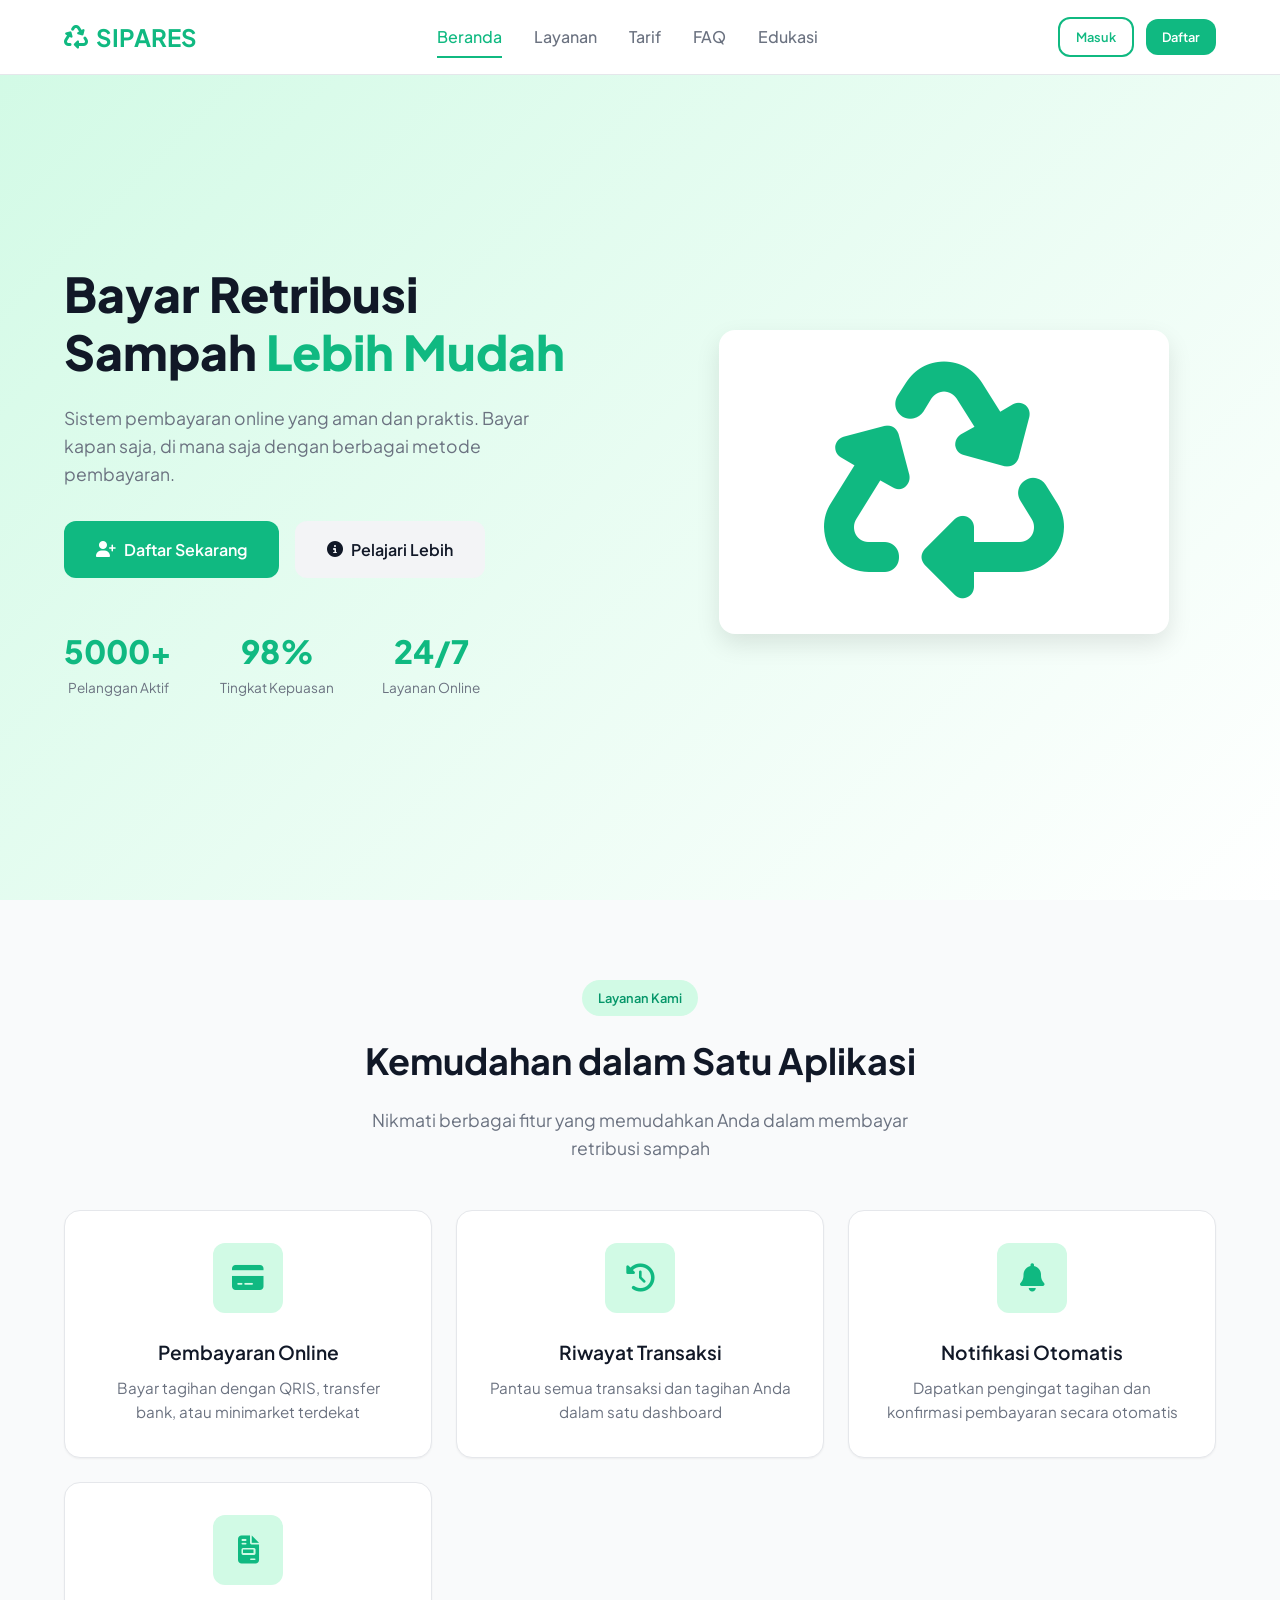
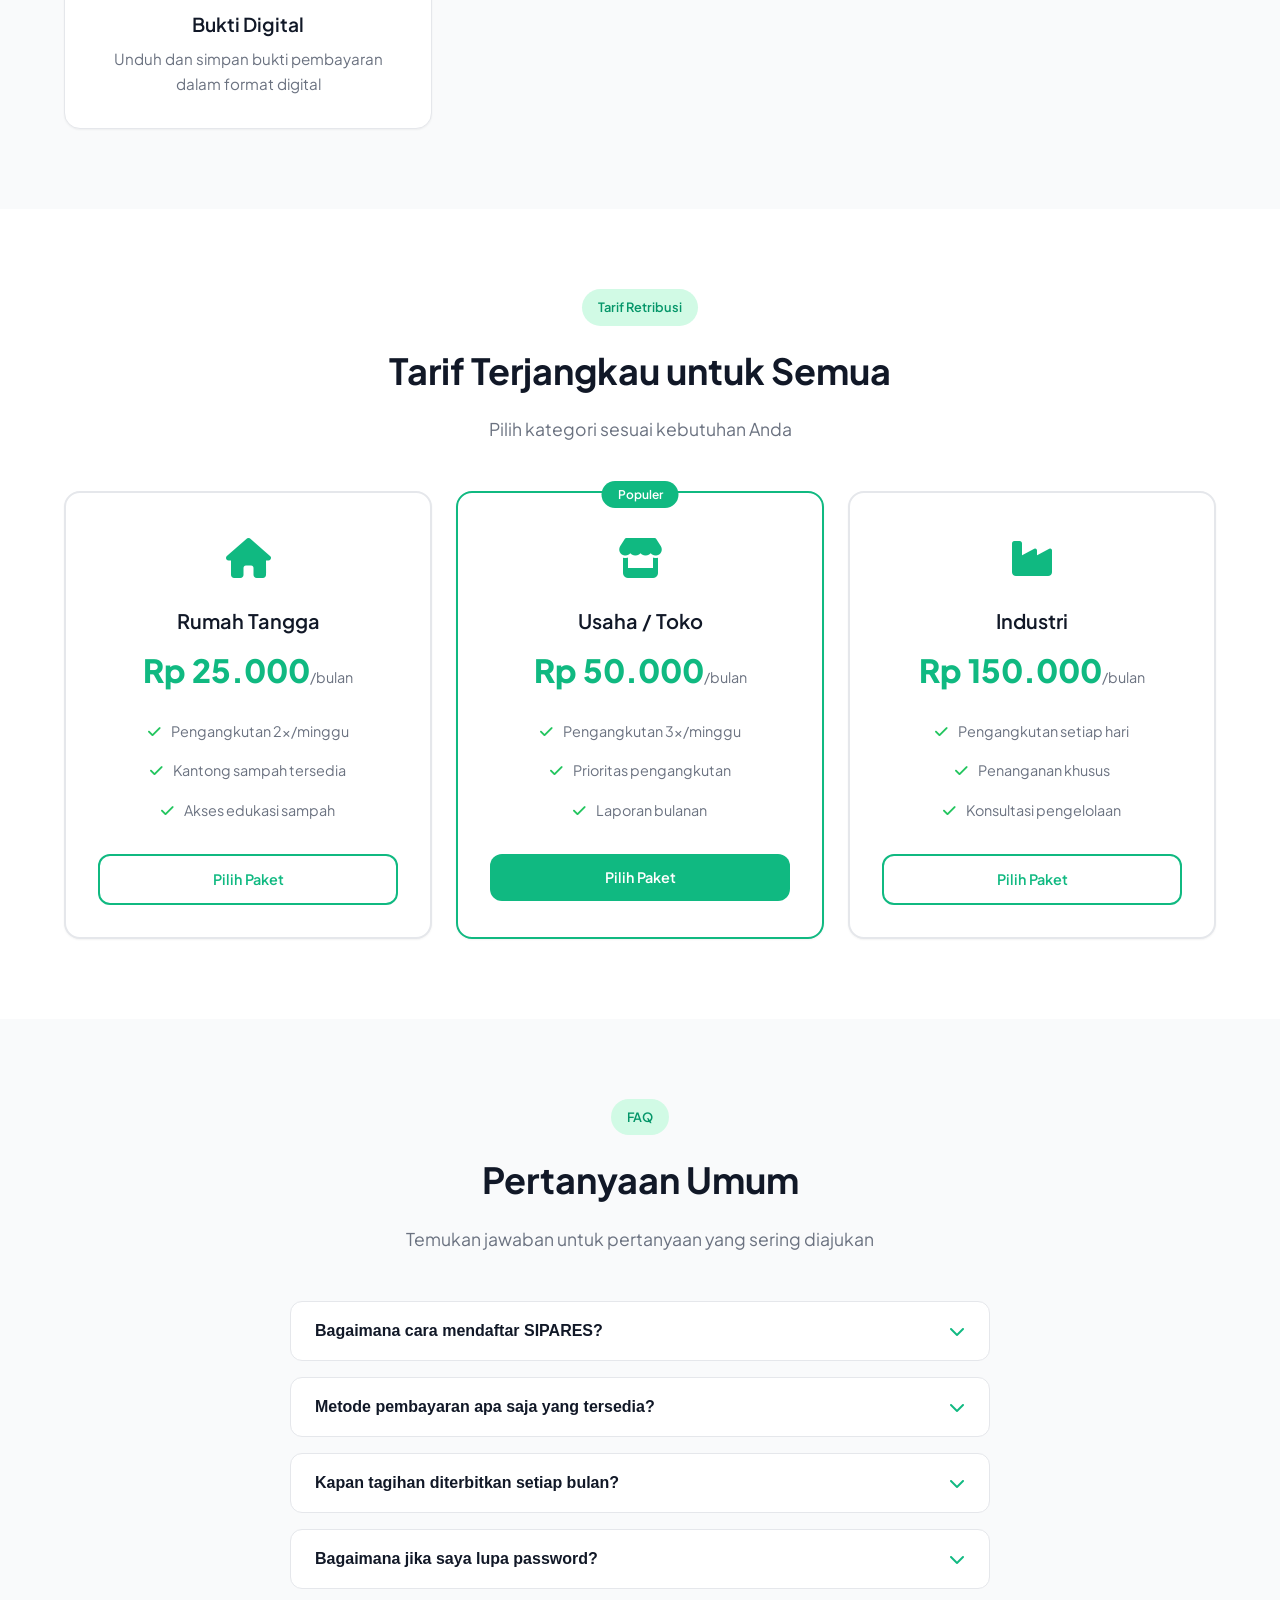
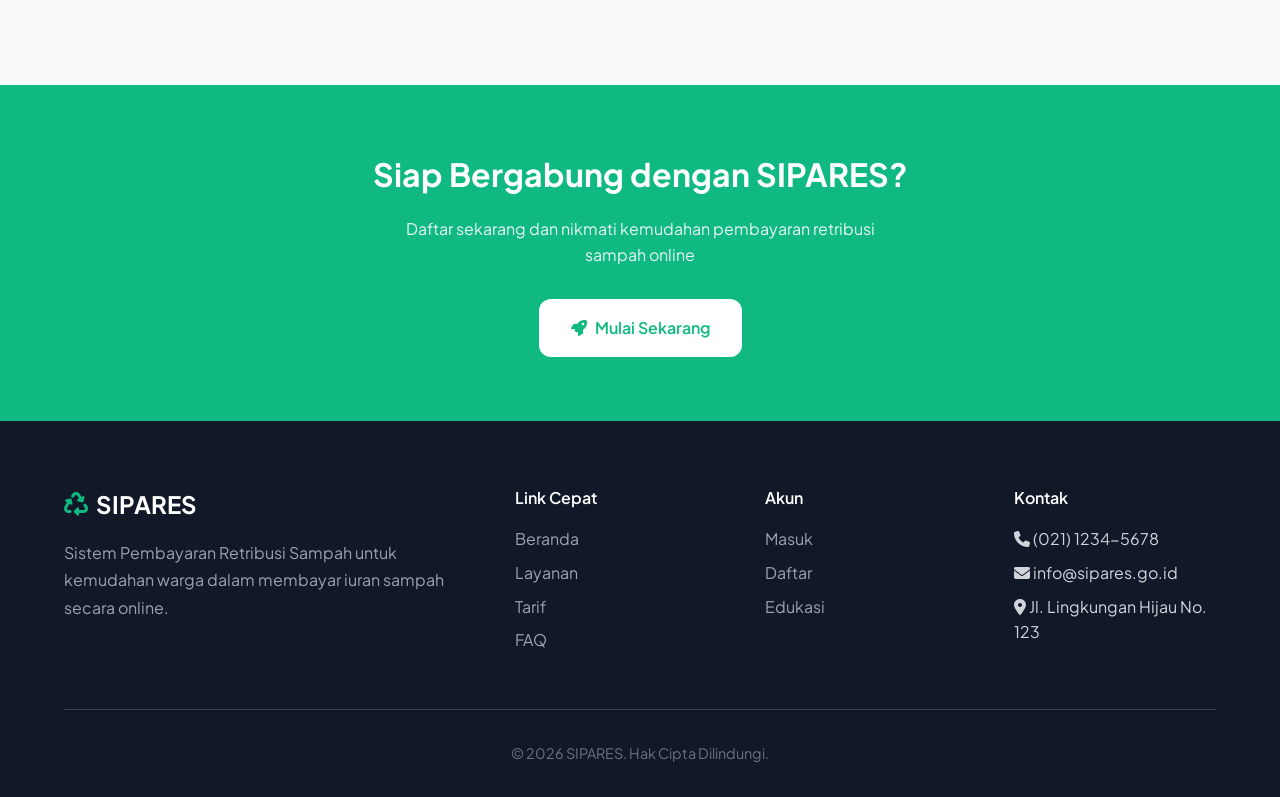
<file: index.html>
<!DOCTYPE html>
<html lang="id">

<head>
  <meta charset="UTF-8">
  <meta name="viewport" content="width=device-width, initial-scale=1.0">
  <title>SIPARES - Sistem Pembayaran Retribusi Sampah</title>
  <meta name="description" content="Bayar retribusi sampah dengan mudah, cepat, dan aman melalui SIPARES">

  <!-- Fonts -->
  <link rel="preconnect" href="https://fonts.googleapis.com">
  <link rel="preconnect" href="https://fonts.gstatic.com" crossorigin>
  <link href="https://fonts.googleapis.com/css2?family=Plus+Jakarta+Sans:wght@400;500;600;700;800&display=swap"
    rel="stylesheet">

  <!-- Icons -->
  <link rel="stylesheet" href="https://cdnjs.cloudflare.com/ajax/libs/font-awesome/6.4.0/css/all.min.css">

  <!-- Styles -->
  <link rel="stylesheet" href="css/styles.css">
</head>

<body>
  <!-- Navbar -->
  <nav class="navbar" id="navbar">
    <div class="container">
      <a href="#" class="navbar-brand">
        <i class="fas fa-recycle"></i>
        SIPARES
      </a>

      <ul class="nav-links">
        <li><a href="#home" class="active">Beranda</a></li>
        <li><a href="#layanan">Layanan</a></li>
        <li><a href="#tarif">Tarif</a></li>
        <li><a href="#faq">FAQ</a></li>
        <li><a href="edukasi.html">Edukasi</a></li>
      </ul>

      <div class="nav-actions">
        <a href="login.php" class="btn btn-outline btn-sm">Masuk</a>
        <a href="register.php" class="btn btn-primary btn-sm">Daftar</a>
      </div>

      <button class="mobile-menu-btn" id="mobileMenuBtn">
        <i class="fas fa-bars"></i>
      </button>
    </div>
  </nav>

  <!-- Hero Section -->
  <section class="hero" id="home">
    <div class="container">
      <div class="hero-content">
        <h1>Bayar Retribusi Sampah <span class="highlight">Lebih Mudah</span></h1>
        <p>Sistem pembayaran online yang aman dan praktis. Bayar kapan saja, di mana saja dengan berbagai metode
          pembayaran.</p>

        <div class="hero-buttons">
          <a href="register.php" class="btn btn-primary btn-lg">
            <i class="fas fa-user-plus"></i> Daftar Sekarang
          </a>
          <a href="#layanan" class="btn btn-secondary btn-lg">
            <i class="fas fa-info-circle"></i> Pelajari Lebih
          </a>
        </div>

        <div class="hero-stats">
          <div class="hero-stat">
            <div class="number">5000+</div>
            <div class="label">Pelanggan Aktif</div>
          </div>
          <div class="hero-stat">
            <div class="number">98%</div>
            <div class="label">Tingkat Kepuasan</div>
          </div>
          <div class="hero-stat">
            <div class="number">24/7</div>
            <div class="label">Layanan Online</div>
          </div>
        </div>
      </div>

      <div class="hero-visual">
        <div class="hero-image">
          <i class="fas fa-recycle"></i>
        </div>
      </div>
    </div>
  </section>

  <!-- Services Section -->
  <section class="section services" id="layanan">
    <div class="container">
      <div class="section-header">
        <span class="section-label">Layanan Kami</span>
        <h2 class="section-title">Kemudahan dalam Satu Aplikasi</h2>
        <p class="section-subtitle">Nikmati berbagai fitur yang memudahkan Anda dalam membayar retribusi sampah</p>
      </div>

      <div class="card-grid">
        <div class="card service-card">
          <div class="card-icon">
            <i class="fas fa-credit-card"></i>
          </div>
          <h3 class="card-title">Pembayaran Online</h3>
          <p class="card-text">Bayar tagihan dengan QRIS, transfer bank, atau minimarket terdekat</p>
        </div>

        <div class="card service-card">
          <div class="card-icon">
            <i class="fas fa-history"></i>
          </div>
          <h3 class="card-title">Riwayat Transaksi</h3>
          <p class="card-text">Pantau semua transaksi dan tagihan Anda dalam satu dashboard</p>
        </div>

        <div class="card service-card">
          <div class="card-icon">
            <i class="fas fa-bell"></i>
          </div>
          <h3 class="card-title">Notifikasi Otomatis</h3>
          <p class="card-text">Dapatkan pengingat tagihan dan konfirmasi pembayaran secara otomatis</p>
        </div>

        <div class="card service-card">
          <div class="card-icon">
            <i class="fas fa-file-invoice"></i>
          </div>
          <h3 class="card-title">Bukti Digital</h3>
          <p class="card-text">Unduh dan simpan bukti pembayaran dalam format digital</p>
        </div>
      </div>
    </div>
  </section>

  <!-- Tarif Section -->
  <section class="section policy" id="tarif">
    <div class="container">
      <div class="section-header">
        <span class="section-label">Tarif Retribusi</span>
        <h2 class="section-title">Tarif Terjangkau untuk Semua</h2>
        <p class="section-subtitle">Pilih kategori sesuai kebutuhan Anda</p>
      </div>

      <div class="card-grid">
        <div class="card tarif-card">
          <div class="icon"><i class="fas fa-home"></i></div>
          <h3 class="title">Rumah Tangga</h3>
          <div class="price">Rp 25.000<span>/bulan</span></div>
          <ul class="features">
            <li><i class="fas fa-check"></i> Pengangkutan 2x/minggu</li>
            <li><i class="fas fa-check"></i> Kantong sampah tersedia</li>
            <li><i class="fas fa-check"></i> Akses edukasi sampah</li>
          </ul>
          <a href="register.php" class="btn btn-outline btn-block">Pilih Paket</a>
        </div>

        <div class="card tarif-card featured">
          <div class="icon"><i class="fas fa-store"></i></div>
          <h3 class="title">Usaha / Toko</h3>
          <div class="price">Rp 50.000<span>/bulan</span></div>
          <ul class="features">
            <li><i class="fas fa-check"></i> Pengangkutan 3x/minggu</li>
            <li><i class="fas fa-check"></i> Prioritas pengangkutan</li>
            <li><i class="fas fa-check"></i> Laporan bulanan</li>
          </ul>
          <a href="register.php" class="btn btn-primary btn-block">Pilih Paket</a>
        </div>

        <div class="card tarif-card">
          <div class="icon"><i class="fas fa-industry"></i></div>
          <h3 class="title">Industri</h3>
          <div class="price">Rp 150.000<span>/bulan</span></div>
          <ul class="features">
            <li><i class="fas fa-check"></i> Pengangkutan setiap hari</li>
            <li><i class="fas fa-check"></i> Penanganan khusus</li>
            <li><i class="fas fa-check"></i> Konsultasi pengelolaan</li>
          </ul>
          <a href="register.php" class="btn btn-outline btn-block">Pilih Paket</a>
        </div>
      </div>
    </div>
  </section>

  <!-- FAQ Section -->
  <section class="section faq" id="faq">
    <div class="container">
      <div class="section-header">
        <span class="section-label">FAQ</span>
        <h2 class="section-title">Pertanyaan Umum</h2>
        <p class="section-subtitle">Temukan jawaban untuk pertanyaan yang sering diajukan</p>
      </div>

      <div class="faq-list">
        <div class="faq-item">
          <button class="faq-question">
            Bagaimana cara mendaftar SIPARES?
            <i class="fas fa-chevron-down"></i>
          </button>
          <div class="faq-answer">
            <p>Klik tombol "Daftar" di halaman utama, isi formulir pendaftaran dengan data yang valid, kemudian Anda
              akan menerima nomor pelanggan untuk login.</p>
          </div>
        </div>

        <div class="faq-item">
          <button class="faq-question">
            Metode pembayaran apa saja yang tersedia?
            <i class="fas fa-chevron-down"></i>
          </button>
          <div class="faq-answer">
            <p>Kami menyediakan pembayaran via QRIS (GoPay, OVO, DANA), transfer bank (BCA, BNI, Mandiri, BRI), dan
              minimarket (Indomaret, Alfamart).</p>
          </div>
        </div>

        <div class="faq-item">
          <button class="faq-question">
            Kapan tagihan diterbitkan setiap bulan?
            <i class="fas fa-chevron-down"></i>
          </button>
          <div class="faq-answer">
            <p>Tagihan diterbitkan setiap tanggal 1 dan jatuh tempo pada tanggal 20 setiap bulannya. Pembayaran setelah
              jatuh tempo akan dikenakan denda 2% per bulan.</p>
          </div>
        </div>

        <div class="faq-item">
          <button class="faq-question">
            Bagaimana jika saya lupa password?
            <i class="fas fa-chevron-down"></i>
          </button>
          <div class="faq-answer">
            <p>Klik "Lupa Password" di halaman login, masukkan email Anda, dan ikuti petunjuk yang dikirim ke email
              untuk reset password.</p>
          </div>
        </div>
      </div>
    </div>
  </section>

  <!-- CTA Section -->
  <section class="cta">
    <div class="container">
      <h2>Siap Bergabung dengan SIPARES?</h2>
      <p>Daftar sekarang dan nikmati kemudahan pembayaran retribusi sampah online</p>
      <a href="register.php" class="btn btn-lg">
        <i class="fas fa-rocket"></i> Mulai Sekarang
      </a>
    </div>
  </section>

  <!-- Footer -->
  <footer class="footer">
    <div class="container">
      <div class="footer-grid">
        <div>
          <div class="footer-brand">
            <i class="fas fa-recycle"></i>
            SIPARES
          </div>
          <p class="footer-desc">Sistem Pembayaran Retribusi Sampah untuk kemudahan warga dalam membayar iuran sampah
            secara online.</p>
        </div>

        <div>
          <h4 class="footer-title">Link Cepat</h4>
          <ul class="footer-links">
            <li><a href="#home">Beranda</a></li>
            <li><a href="#layanan">Layanan</a></li>
            <li><a href="#tarif">Tarif</a></li>
            <li><a href="#faq">FAQ</a></li>
          </ul>
        </div>

        <div>
          <h4 class="footer-title">Akun</h4>
          <ul class="footer-links">
            <li><a href="login.php">Masuk</a></li>
            <li><a href="register.php">Daftar</a></li>
            <li><a href="edukasi.html">Edukasi</a></li>
          </ul>
        </div>

        <div>
          <h4 class="footer-title">Kontak</h4>
          <ul class="footer-links">
            <li><i class="fas fa-phone"></i> (021) 1234-5678</li>
            <li><i class="fas fa-envelope"></i> info@sipares.go.id</li>
            <li><i class="fas fa-map-marker-alt"></i> Jl. Lingkungan Hijau No. 123</li>
          </ul>
        </div>
      </div>

      <div class="footer-bottom">
        <p>&copy; 2026 SIPARES. Hak Cipta Dilindungi.</p>
      </div>
    </div>
  </footer>

  <!-- Back to Top -->
  <button class="back-to-top" id="backToTop">
    <i class="fas fa-arrow-up"></i>
  </button>

  <!-- JavaScript -->
  <script>
    // Navbar scroll effect
    window.addEventListener('scroll', function () {
      const navbar = document.getElementById('navbar');
      if (window.scrollY > 50) {
        navbar.classList.add('scrolled');
      } else {
        navbar.classList.remove('scrolled');
      }
    });

    // Back to top
    const backToTop = document.getElementById('backToTop');
    window.addEventListener('scroll', function () {
      if (window.scrollY > 300) {
        backToTop.classList.add('show');
      } else {
        backToTop.classList.remove('show');
      }
    });

    backToTop.addEventListener('click', function () {
      window.scrollTo({ top: 0, behavior: 'smooth' });
    });

    // FAQ Accordion
    document.querySelectorAll('.faq-question').forEach(button => {
      button.addEventListener('click', function () {
        const item = this.parentElement;
        const isActive = item.classList.contains('active');

        // Close all
        document.querySelectorAll('.faq-item').forEach(i => i.classList.remove('active'));

        // Toggle current
        if (!isActive) {
          item.classList.add('active');
        }
      });
    });

    // Smooth scroll
    document.querySelectorAll('a[href^="#"]').forEach(anchor => {
      anchor.addEventListener('click', function (e) {
        e.preventDefault();
        const target = document.querySelector(this.getAttribute('href'));
        if (target) {
          target.scrollIntoView({ behavior: 'smooth', block: 'start' });
        }
      });
    });
  </script>
</body>

</html>
</file>
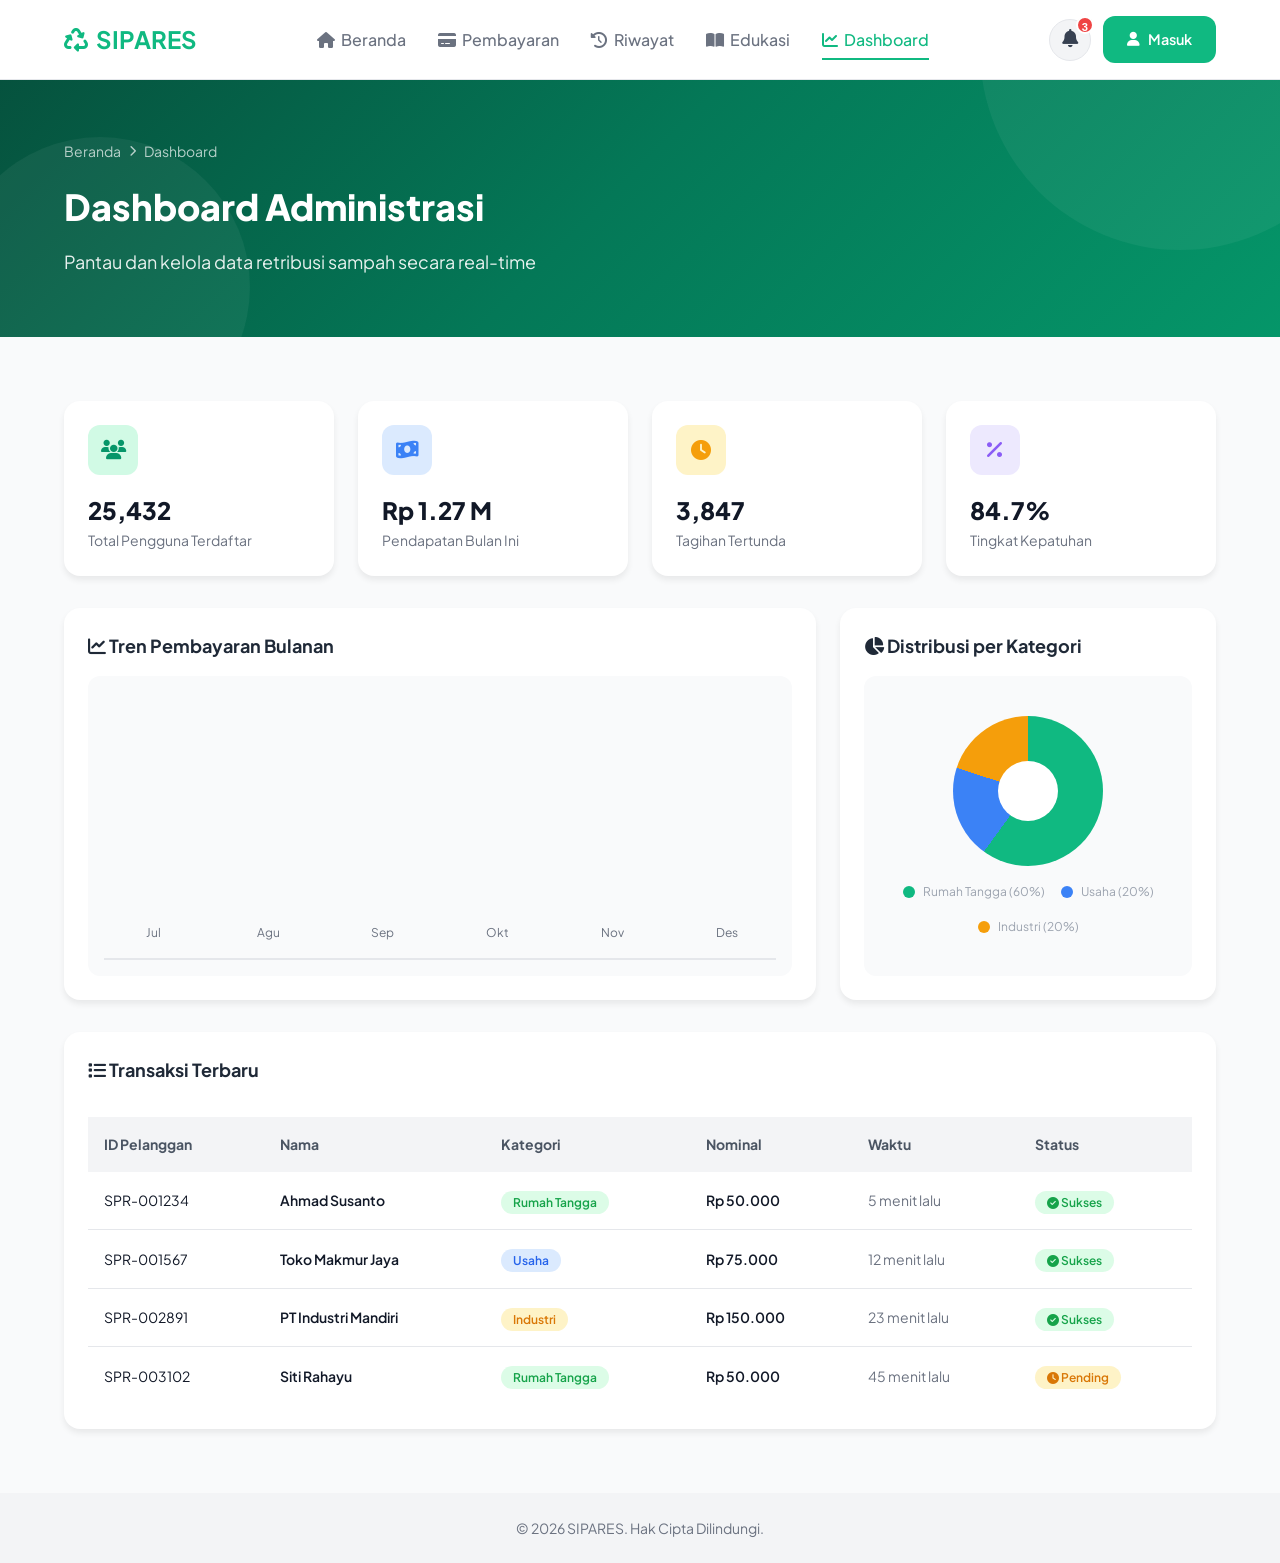
<file: dashboard.html>
<!DOCTYPE html>
<html lang="id">

<head>
  <meta charset="UTF-8">
  <meta name="viewport" content="width=device-width, initial-scale=1.0">
  <meta name="description" content="Dashboard Admin - SIPARES">
  <title>Dashboard - SIPARES</title>
  <link rel="preconnect" href="https://fonts.googleapis.com">
  <link rel="preconnect" href="https://fonts.gstatic.com" crossorigin>
  <link href="https://fonts.googleapis.com/css2?family=Plus+Jakarta+Sans:wght@300;400;500;600;700;800&display=swap"
    rel="stylesheet">
  <link rel="stylesheet" href="https://cdnjs.cloudflare.com/ajax/libs/font-awesome/6.4.0/css/all.min.css">
  <link rel="stylesheet" href="css/styles.css">
  <link rel="stylesheet" href="css/pages.css">
</head>

<body>
  <!-- Navigation -->
  <nav class="navbar scrolled" id="navbar">
    <div class="container">
      <a href="index.php" class="navbar-brand">
        <i class="fas fa-recycle"></i>
        SIPARES
      </a>
      <ul class="nav-links">
        <li><a href="index.php"><i class="fas fa-home"></i> Beranda</a></li>
        <li><a href="pembayaran.php"><i class="fas fa-credit-card"></i> Pembayaran</a></li>
        <li><a href="riwayat.php"><i class="fas fa-history"></i> Riwayat</a></li>
        <li><a href="edukasi.php"><i class="fas fa-book-open"></i> Edukasi</a></li>
        <li><a href="dashboard.php" class="active"><i class="fas fa-chart-line"></i> Dashboard</a></li>
      </ul>
      <div class="nav-actions">
        <button class="btn-notification" id="btn-notification"><i class="fas fa-bell"></i><span
            class="notification-badge">3</span></button>
        <a href="login.php" class="btn btn-primary btn-login"><i class="fas fa-user"></i><span>Masuk</span></a>
      </div>
      <button class="mobile-menu-btn" id="mobileMenuBtn"><i class="fas fa-bars"></i></button>
    </div>
  </nav>

  <!-- Page Header -->
  <section class="page-header">
    <div class="page-header-bg">
      <div class="header-shape shape-1"></div>
      <div class="header-shape shape-2"></div>
    </div>
    <div class="container">
      <div class="page-header-content">
        <div class="breadcrumb">
          <a href="index.php">Beranda</a>
          <i class="fas fa-chevron-right"></i>
          <span>Dashboard</span>
        </div>
        <h1 class="page-title">Dashboard Administrasi</h1>
        <p class="page-subtitle">Pantau dan kelola data retribusi sampah secara real-time</p>
      </div>
    </div>
  </section>

  <!-- Dashboard Section -->
  <section class="dashboard-section">
    <div class="container">
      <!-- Stats Cards -->
      <div class="dashboard-stats">
        <div class="stat-card">
          <div class="stat-icon green"><i class="fas fa-users"></i></div>
          <div class="stat-value">25,432</div>
          <div class="stat-label">Total Pengguna Terdaftar</div>
        </div>
        <div class="stat-card">
          <div class="stat-icon blue"><i class="fas fa-money-bill-wave"></i></div>
          <div class="stat-value">Rp 1.27 M</div>
          <div class="stat-label">Pendapatan Bulan Ini</div>
        </div>
        <div class="stat-card">
          <div class="stat-icon orange"><i class="fas fa-clock"></i></div>
          <div class="stat-value">3,847</div>
          <div class="stat-label">Tagihan Tertunda</div>
        </div>
        <div class="stat-card">
          <div class="stat-icon purple"><i class="fas fa-percentage"></i></div>
          <div class="stat-value">84.7%</div>
          <div class="stat-label">Tingkat Kepatuhan</div>
        </div>
      </div>

      <!-- Charts Row -->
      <div class="dashboard-charts">
        <div class="chart-card">
          <h4><i class="fas fa-chart-line"></i> Tren Pembayaran Bulanan</h4>
          <div class="chart-placeholder">
            <div style="width: 100%; height: 100%; display: flex; flex-direction: column; padding: 1rem;">
              <!-- Simple bar chart visualization -->
              <div
                style="flex: 1; display: flex; align-items: flex-end; gap: 1rem; padding-bottom: 1rem; border-bottom: 2px solid #e5e7eb;">
                <div style="flex: 1; display: flex; flex-direction: column; align-items: center; gap: 0.5rem;">
                  <div
                    style="width: 100%; height: 60%; background: linear-gradient(to top, #10b981, #34d399); border-radius: 0.5rem 0.5rem 0 0;">
                  </div>
                  <span style="font-size: 0.75rem; color: #6b7280;">Jul</span>
                </div>
                <div style="flex: 1; display: flex; flex-direction: column; align-items: center; gap: 0.5rem;">
                  <div
                    style="width: 100%; height: 75%; background: linear-gradient(to top, #10b981, #34d399); border-radius: 0.5rem 0.5rem 0 0;">
                  </div>
                  <span style="font-size: 0.75rem; color: #6b7280;">Agu</span>
                </div>
                <div style="flex: 1; display: flex; flex-direction: column; align-items: center; gap: 0.5rem;">
                  <div
                    style="width: 100%; height: 65%; background: linear-gradient(to top, #10b981, #34d399); border-radius: 0.5rem 0.5rem 0 0;">
                  </div>
                  <span style="font-size: 0.75rem; color: #6b7280;">Sep</span>
                </div>
                <div style="flex: 1; display: flex; flex-direction: column; align-items: center; gap: 0.5rem;">
                  <div
                    style="width: 100%; height: 80%; background: linear-gradient(to top, #10b981, #34d399); border-radius: 0.5rem 0.5rem 0 0;">
                  </div>
                  <span style="font-size: 0.75rem; color: #6b7280;">Okt</span>
                </div>
                <div style="flex: 1; display: flex; flex-direction: column; align-items: center; gap: 0.5rem;">
                  <div
                    style="width: 100%; height: 90%; background: linear-gradient(to top, #10b981, #34d399); border-radius: 0.5rem 0.5rem 0 0;">
                  </div>
                  <span style="font-size: 0.75rem; color: #6b7280;">Nov</span>
                </div>
                <div style="flex: 1; display: flex; flex-direction: column; align-items: center; gap: 0.5rem;">
                  <div
                    style="width: 100%; height: 85%; background: linear-gradient(to top, #10b981, #34d399); border-radius: 0.5rem 0.5rem 0 0;">
                  </div>
                  <span style="font-size: 0.75rem; color: #6b7280;">Des</span>
                </div>
              </div>
            </div>
          </div>
        </div>
        <div class="chart-card">
          <h4><i class="fas fa-chart-pie"></i> Distribusi per Kategori</h4>
          <div class="chart-placeholder"
            style="display: flex; flex-direction: column; align-items: center; justify-content: center; gap: 1rem; padding: 1rem;">
            <!-- Simple pie chart visualization -->
            <div
              style="width: 150px; height: 150px; border-radius: 50%; background: conic-gradient(#10b981 0deg 216deg, #3b82f6 216deg 288deg, #f59e0b 288deg 360deg); position: relative;">
              <div
                style="position: absolute; top: 50%; left: 50%; transform: translate(-50%, -50%); width: 60px; height: 60px; background: white; border-radius: 50%;">
              </div>
            </div>
            <div style="display: flex; flex-wrap: wrap; gap: 1rem; justify-content: center;">
              <span style="display: flex; align-items: center; gap: 0.5rem; font-size: 0.75rem;"><span
                  style="width: 12px; height: 12px; background: #10b981; border-radius: 50%;"></span> Rumah Tangga
                (60%)</span>
              <span style="display: flex; align-items: center; gap: 0.5rem; font-size: 0.75rem;"><span
                  style="width: 12px; height: 12px; background: #3b82f6; border-radius: 50%;"></span> Usaha (20%)</span>
              <span style="display: flex; align-items: center; gap: 0.5rem; font-size: 0.75rem;"><span
                  style="width: 12px; height: 12px; background: #f59e0b; border-radius: 50%;"></span> Industri
                (20%)</span>
            </div>
          </div>
        </div>
      </div>

      <!-- Recent Transactions -->
      <div style="margin-top: 2rem;">
        <div class="chart-card">
          <h4><i class="fas fa-list"></i> Transaksi Terbaru</h4>
          <div style="overflow-x: auto;">
            <table style="width: 100%; border-collapse: collapse; margin-top: 1rem;">
              <thead>
                <tr style="background: #f3f4f6;">
                  <th style="padding: 1rem; text-align: left; font-size: 0.875rem; color: #4b5563;">ID Pelanggan</th>
                  <th style="padding: 1rem; text-align: left; font-size: 0.875rem; color: #4b5563;">Nama</th>
                  <th style="padding: 1rem; text-align: left; font-size: 0.875rem; color: #4b5563;">Kategori</th>
                  <th style="padding: 1rem; text-align: left; font-size: 0.875rem; color: #4b5563;">Nominal</th>
                  <th style="padding: 1rem; text-align: left; font-size: 0.875rem; color: #4b5563;">Waktu</th>
                  <th style="padding: 1rem; text-align: left; font-size: 0.875rem; color: #4b5563;">Status</th>
                </tr>
              </thead>
              <tbody>
                <tr style="border-bottom: 1px solid #e5e7eb;">
                  <td style="padding: 1rem; font-size: 0.875rem;">SPR-001234</td>
                  <td style="padding: 1rem; font-size: 0.875rem; font-weight: 600;">Ahmad Susanto</td>
                  <td style="padding: 1rem;"><span
                      style="background: #dcfce7; color: #16a34a; padding: 0.25rem 0.75rem; border-radius: 9999px; font-size: 0.75rem; font-weight: 600;">Rumah
                      Tangga</span></td>
                  <td style="padding: 1rem; font-size: 0.875rem; font-weight: 600;">Rp 50.000</td>
                  <td style="padding: 1rem; font-size: 0.875rem; color: #6b7280;">5 menit lalu</td>
                  <td style="padding: 1rem;"><span
                      style="background: #dcfce7; color: #16a34a; padding: 0.25rem 0.75rem; border-radius: 9999px; font-size: 0.75rem; font-weight: 600;"><i
                        class="fas fa-check-circle"></i> Sukses</span></td>
                </tr>
                <tr style="border-bottom: 1px solid #e5e7eb;">
                  <td style="padding: 1rem; font-size: 0.875rem;">SPR-001567</td>
                  <td style="padding: 1rem; font-size: 0.875rem; font-weight: 600;">Toko Makmur Jaya</td>
                  <td style="padding: 1rem;"><span
                      style="background: #dbeafe; color: #2563eb; padding: 0.25rem 0.75rem; border-radius: 9999px; font-size: 0.75rem; font-weight: 600;">Usaha</span>
                  </td>
                  <td style="padding: 1rem; font-size: 0.875rem; font-weight: 600;">Rp 75.000</td>
                  <td style="padding: 1rem; font-size: 0.875rem; color: #6b7280;">12 menit lalu</td>
                  <td style="padding: 1rem;"><span
                      style="background: #dcfce7; color: #16a34a; padding: 0.25rem 0.75rem; border-radius: 9999px; font-size: 0.75rem; font-weight: 600;"><i
                        class="fas fa-check-circle"></i> Sukses</span></td>
                </tr>
                <tr style="border-bottom: 1px solid #e5e7eb;">
                  <td style="padding: 1rem; font-size: 0.875rem;">SPR-002891</td>
                  <td style="padding: 1rem; font-size: 0.875rem; font-weight: 600;">PT Industri Mandiri</td>
                  <td style="padding: 1rem;"><span
                      style="background: #fef3c7; color: #d97706; padding: 0.25rem 0.75rem; border-radius: 9999px; font-size: 0.75rem; font-weight: 600;">Industri</span>
                  </td>
                  <td style="padding: 1rem; font-size: 0.875rem; font-weight: 600;">Rp 150.000</td>
                  <td style="padding: 1rem; font-size: 0.875rem; color: #6b7280;">23 menit lalu</td>
                  <td style="padding: 1rem;"><span
                      style="background: #dcfce7; color: #16a34a; padding: 0.25rem 0.75rem; border-radius: 9999px; font-size: 0.75rem; font-weight: 600;"><i
                        class="fas fa-check-circle"></i> Sukses</span></td>
                </tr>
                <tr>
                  <td style="padding: 1rem; font-size: 0.875rem;">SPR-003102</td>
                  <td style="padding: 1rem; font-size: 0.875rem; font-weight: 600;">Siti Rahayu</td>
                  <td style="padding: 1rem;"><span
                      style="background: #dcfce7; color: #16a34a; padding: 0.25rem 0.75rem; border-radius: 9999px; font-size: 0.75rem; font-weight: 600;">Rumah
                      Tangga</span></td>
                  <td style="padding: 1rem; font-size: 0.875rem; font-weight: 600;">Rp 50.000</td>
                  <td style="padding: 1rem; font-size: 0.875rem; color: #6b7280;">45 menit lalu</td>
                  <td style="padding: 1rem;"><span
                      style="background: #fef3c7; color: #d97706; padding: 0.25rem 0.75rem; border-radius: 9999px; font-size: 0.75rem; font-weight: 600;"><i
                        class="fas fa-clock"></i> Pending</span></td>
                </tr>
              </tbody>
            </table>
          </div>
        </div>
      </div>
    </div>
  </section>

  <!-- Footer -->
  <footer class="footer-simple">
    <div class="container">
      <p>&copy; 2026 SIPARES. Hak Cipta Dilindungi.</p>
    </div>
  </footer>

  <script src="js/main.js"></script>
</body>

</html>
</file>
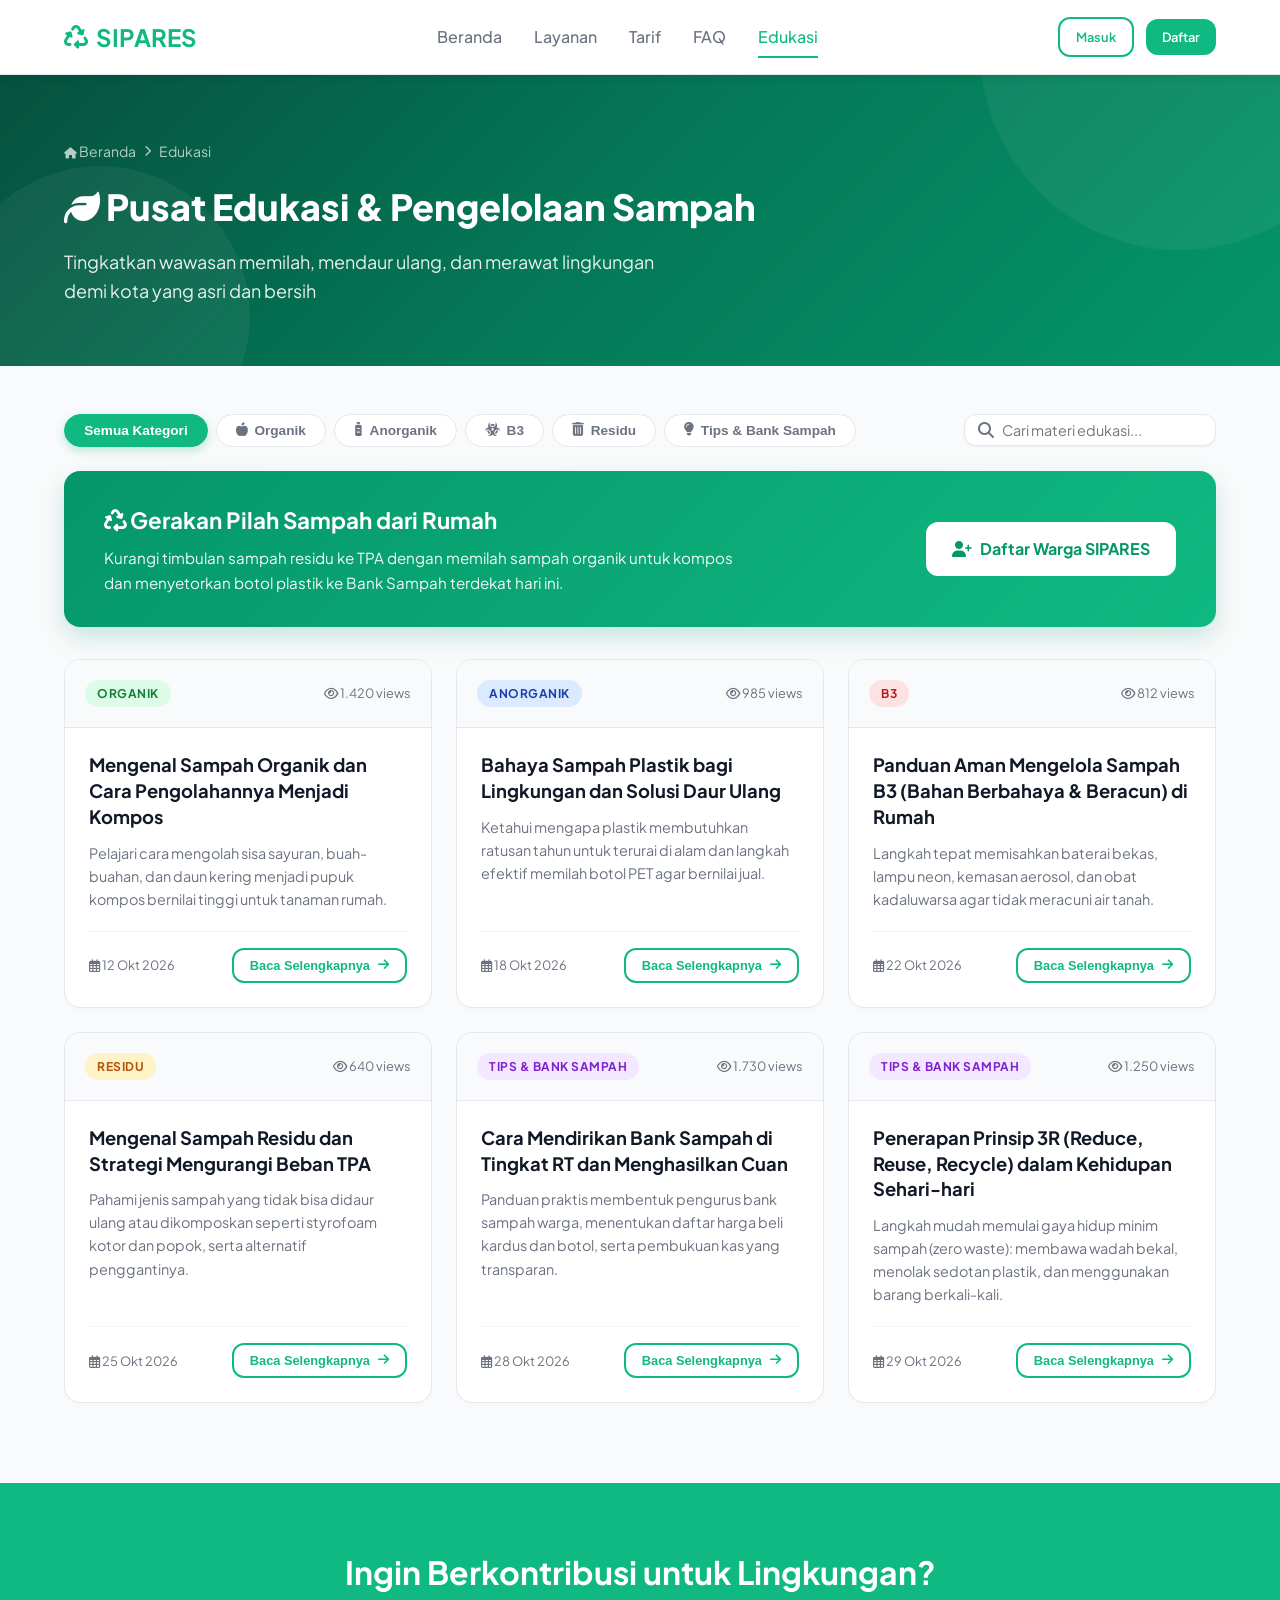
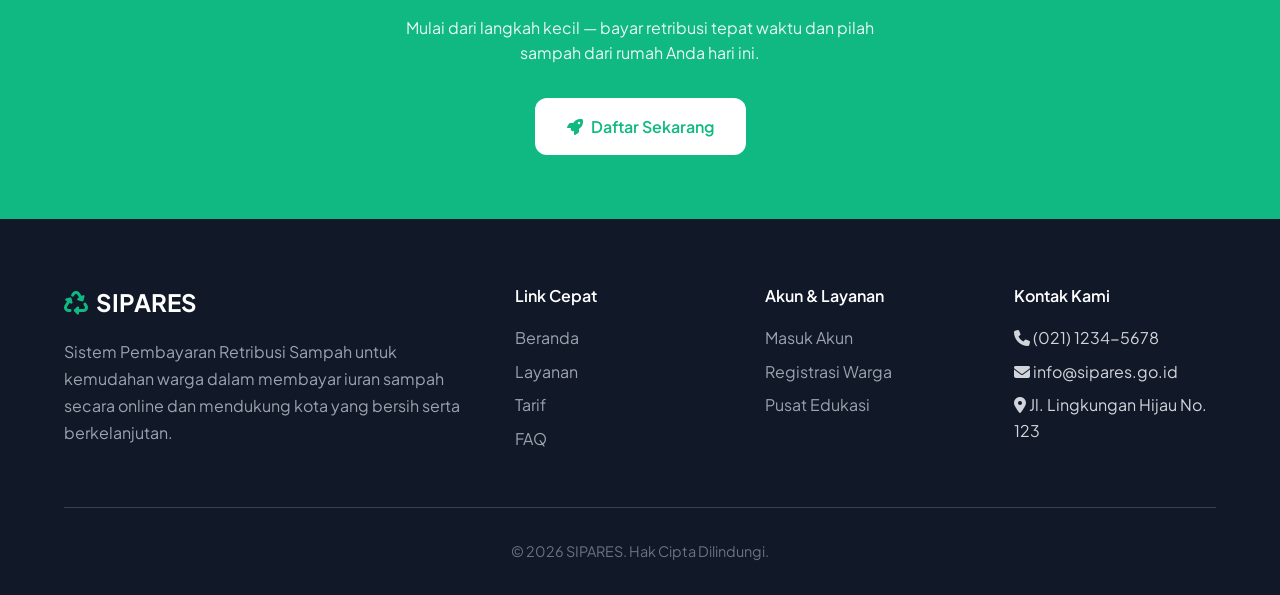
<file: edukasi.html>
<!DOCTYPE html>
<html lang="id">

<head>
  <meta charset="UTF-8">
  <meta name="viewport" content="width=device-width, initial-scale=1.0">
  <meta name="description" content="Pusat Edukasi & Pengelolaan Sampah - SIPARES">
  <title>Pusat Edukasi Sampah - SIPARES</title>
  <link rel="preconnect" href="https://fonts.googleapis.com">
  <link rel="preconnect" href="https://fonts.gstatic.com" crossorigin>
  <link href="https://fonts.googleapis.com/css2?family=Plus+Jakarta+Sans:wght@400;500;600;700;800&display=swap"
    rel="stylesheet">
  <link rel="stylesheet" href="https://cdnjs.cloudflare.com/ajax/libs/font-awesome/6.4.0/css/all.min.css">
  <link rel="stylesheet" href="css/styles.css">
  <link rel="stylesheet" href="css/pages.css">
  <style>
    /* ========================================================
       Edukasi Beranda — Desain Identik dengan Fitur Edukasi Pengguna
       ======================================================== */

    body {
      background: var(--bg-primary);
    }

    /* Kategori Badges & Filter */
    .category-filter {
      display: flex;
      gap: 0.5rem;
      flex-wrap: wrap;
      margin-bottom: 0;
    }

    .cat-pill {
      padding: 0.5rem 1.2rem;
      border-radius: 999px;
      font-size: 0.85rem;
      font-weight: 600;
      text-decoration: none;
      background: var(--white);
      border: 1px solid var(--border-color);
      color: var(--text-secondary);
      transition: all 0.2s ease;
      cursor: pointer;
      display: inline-flex;
      align-items: center;
      gap: 0.4rem;
    }

    .cat-pill:hover,
    .cat-pill.active {
      background: var(--primary);
      color: var(--white);
      border-color: var(--primary);
      box-shadow: 0 4px 10px rgba(16, 185, 129, 0.25);
    }

    /* Search Input Box */
    .search-box {
      display: flex;
      align-items: center;
      gap: 0.5rem;
      background: var(--white);
      border: 1px solid var(--border-color);
      border-radius: var(--radius-lg);
      padding: 0.4rem 0.8rem;
      box-shadow: var(--shadow-sm);
    }

    .search-box input {
      border: none;
      outline: none;
      font-size: 0.9rem;
      font-family: inherit;
      color: var(--text-primary);
      width: 200px;
      background: transparent;
    }

    .search-box i {
      color: var(--text-secondary);
    }

    /* Banner Kampanye Lingkungan */
    .campaign-banner {
      background: linear-gradient(135deg, #059669, #10b981);
      color: var(--white);
      padding: 2rem 2.5rem;
      border-radius: var(--radius-xl);
      margin-bottom: 2rem;
      display: flex;
      justify-content: space-between;
      align-items: center;
      flex-wrap: wrap;
      gap: 1.5rem;
      box-shadow: 0 10px 25px rgba(5, 150, 105, 0.2);
    }

    .campaign-banner h3 {
      margin: 0 0 0.5rem;
      font-size: 1.4rem;
      font-weight: 700;
      color: var(--white);
    }

    .campaign-banner p {
      margin: 0;
      opacity: 0.95;
      font-size: 0.95rem;
      max-width: 650px;
      line-height: 1.6;
    }

    .campaign-banner .btn-banner {
      background: var(--white);
      color: #059669;
      border: 2px solid var(--white);
      font-weight: 700;
      padding: 0.75rem 1.5rem;
      border-radius: var(--radius-lg);
      text-decoration: none;
      transition: all 0.2s ease;
      display: inline-flex;
      align-items: center;
      gap: 0.5rem;
    }

    .campaign-banner .btn-banner:hover {
      background: transparent;
      color: var(--white);
    }

    /* Grid Artikel Edukasi */
    .articles-grid {
      display: grid;
      grid-template-columns: repeat(auto-fill, minmax(340px, 1fr));
      gap: 1.5rem;
    }

    .article-card {
      background: var(--white);
      border-radius: var(--radius-xl);
      border: 1px solid var(--border-color);
      overflow: hidden;
      display: flex;
      flex-direction: column;
      transition: all 0.25s ease;
      box-shadow: 0 2px 4px rgba(0, 0, 0, 0.02);
    }

    .article-card:hover {
      transform: translateY(-5px);
      box-shadow: 0 12px 24px -10px rgba(0, 0, 0, 0.12);
      border-color: var(--primary-light);
    }

    .article-header {
      padding: 1.25rem;
      background: var(--gray-50);
      border-bottom: 1px solid var(--border-color);
      display: flex;
      align-items: center;
      justify-content: space-between;
    }

    .badge-cat {
      display: inline-block;
      padding: 0.25rem 0.75rem;
      border-radius: 999px;
      font-size: 0.75rem;
      font-weight: 700;
      text-transform: uppercase;
      letter-spacing: 0.5px;
    }

    .cat-organik { background: #dcfce7; color: #15803d; }
    .cat-anorganik { background: #dbeafe; color: #1e40af; }
    .cat-b3 { background: #fee2e2; color: #b91c1c; }
    .cat-residu { background: #fef3c7; color: #b45309; }
    .cat-tips { background: #f3e8ff; color: #7e22ce; }
    .cat-umum { background: #e2e8f0; color: #334155; }

    .article-body {
      padding: 1.5rem;
      flex: 1;
      display: flex;
      flex-direction: column;
    }

    .article-title {
      font-size: 1.15rem;
      font-weight: 700;
      margin-bottom: 0.75rem;
      color: var(--text-primary);
      line-height: 1.4;
    }

    .article-summary {
      color: var(--text-secondary);
      font-size: 0.9rem;
      line-height: 1.6;
      flex: 1;
      margin-bottom: 1.25rem;
    }

    .article-footer {
      display: flex;
      justify-content: space-between;
      align-items: center;
      padding-top: 1rem;
      border-top: 1px solid var(--gray-100);
      font-size: 0.8rem;
      color: var(--text-secondary);
    }

    /* Modal Detail Pembaca Artikel */
    .article-modal {
      position: fixed;
      inset: 0;
      background: rgba(17, 24, 39, 0.6);
      backdrop-filter: blur(4px);
      z-index: 2000;
      display: none;
      align-items: center;
      justify-content: center;
      padding: 1.5rem;
      overflow-y: auto;
    }

    .article-modal.active {
      display: flex;
      animation: modalFadeIn 0.25s ease;
    }

    @keyframes modalFadeIn {
      from { opacity: 0; transform: scale(0.97); }
      to { opacity: 1; transform: scale(1); }
    }

    .modal-dialog {
      background: var(--white);
      border-radius: var(--radius-2xl);
      max-width: 860px;
      width: 100%;
      max-height: 90vh;
      overflow-y: auto;
      padding: 2.5rem;
      position: relative;
      box-shadow: 0 25px 50px -12px rgba(0, 0, 0, 0.25);
    }

    .modal-close {
      position: absolute;
      top: 1.5rem;
      right: 1.5rem;
      background: var(--gray-100);
      border: none;
      width: 38px;
      height: 38px;
      border-radius: 50%;
      display: flex;
      align-items: center;
      justify-content: center;
      cursor: pointer;
      color: var(--gray-600);
      font-size: 1.1rem;
      transition: all 0.2s;
    }

    .modal-close:hover {
      background: #fee2e2;
      color: #b91c1c;
    }

    .modal-summary-box {
      background: var(--primary-light);
      padding: 1.25rem;
      border-radius: var(--radius-lg);
      border-left: 4px solid var(--primary);
      margin: 1.5rem 0;
      font-size: 0.95rem;
      color: var(--gray-800);
      line-height: 1.6;
    }

    .modal-body-content {
      font-size: 1.05rem;
      line-height: 1.8;
      color: var(--text-primary);
    }

    .modal-body-content h3 {
      font-size: 1.25rem;
      font-weight: 700;
      margin-top: 1.5rem;
      margin-bottom: 0.75rem;
      color: var(--gray-900);
    }

    .modal-body-content ul,
    .modal-body-content ol {
      padding-left: 1.5rem;
      margin-bottom: 1.25rem;
    }

    .modal-body-content li {
      margin-bottom: 0.5rem;
      color: var(--gray-700);
    }

    .modal-tip-box {
      background: #ecfdf5;
      border: 1px solid #a7f3d0;
      border-radius: var(--radius-lg);
      padding: 1rem 1.25rem;
      margin: 1.25rem 0;
      display: flex;
      gap: 0.75rem;
      align-items: flex-start;
      color: #065f46;
    }

    .modal-tip-box i {
      font-size: 1.25rem;
      color: var(--primary);
      margin-top: 0.15rem;
    }

    /* Empty Search State */
    .empty-state {
      background: var(--white);
      border-radius: var(--radius-xl);
      padding: 3.5rem 1.5rem;
      text-align: center;
      border: 1px solid var(--border-color);
      grid-column: 1 / -1;
      display: none;
    }

    .empty-state i {
      font-size: 3rem;
      color: var(--text-secondary);
      opacity: 0.35;
      margin-bottom: 1rem;
    }

    @media (max-width: 768px) {
      .modal-dialog {
        padding: 1.5rem;
      }
      .campaign-banner {
        padding: 1.5rem;
      }
      .articles-grid {
        grid-template-columns: 1fr;
      }
      .search-box input {
        width: 140px;
      }
    }
  </style>
</head>

<body>
  <!-- Navbar — Seragam dengan Beranda SIPARES -->
  <nav class="navbar scrolled" id="navbar">
    <div class="container">
      <a href="index.php" class="navbar-brand">
        <i class="fas fa-recycle"></i>
        SIPARES
      </a>

      <ul class="nav-links">
        <li><a href="index.php">Beranda</a></li>
        <li><a href="index.php#layanan">Layanan</a></li>
        <li><a href="index.php#tarif">Tarif</a></li>
        <li><a href="index.php#faq">FAQ</a></li>
        <li><a href="edukasi.html" class="active">Edukasi</a></li>
      </ul>

      <div class="nav-actions">
        <a href="login.php" class="btn btn-outline btn-sm">Masuk</a>
        <a href="register.php" class="btn btn-primary btn-sm">Daftar</a>
      </div>

      <button class="mobile-menu-btn" id="mobileMenuBtn">
        <i class="fas fa-bars"></i>
      </button>
    </div>
  </nav>

  <!-- Page Header -->
  <section class="page-header">
    <div class="page-header-bg">
      <div class="header-shape shape-1"></div>
      <div class="header-shape shape-2"></div>
    </div>
    <div class="container">
      <div class="page-header-content">
        <div class="breadcrumb">
          <a href="index.php"><i class="fas fa-home"></i> Beranda</a>
          <i class="fas fa-chevron-right"></i>
          <span>Edukasi</span>
        </div>
        <h1 class="page-title"><i class="fas fa-leaf"></i> Pusat Edukasi &amp; Pengelolaan Sampah</h1>
        <p class="page-subtitle">Tingkatkan wawasan memilah, mendaur ulang, dan merawat lingkungan demi kota yang asri dan bersih</p>
      </div>
    </div>
  </section>

  <!-- Main Education Section (Mirip Fitur Edukasi Pengguna) -->
  <section class="section" style="padding: 3rem 0 5rem;">
    <div class="container">

      <!-- Filter & Search Bar -->
      <div style="display:flex;flex-wrap:wrap;gap:1rem;justify-content:space-between;align-items:center;margin-bottom:1.5rem;">
        <div class="category-filter" id="categoryFilter">
          <button class="cat-pill active" data-filter="all">Semua Kategori</button>
          <button class="cat-pill" data-filter="organik"><i class="fas fa-apple-alt"></i> Organik</button>
          <button class="cat-pill" data-filter="anorganik"><i class="fas fa-bottle-water"></i> Anorganik</button>
          <button class="cat-pill" data-filter="b3"><i class="fas fa-biohazard"></i> B3</button>
          <button class="cat-pill" data-filter="residu"><i class="fas fa-trash-alt"></i> Residu</button>
          <button class="cat-pill" data-filter="tips"><i class="fas fa-lightbulb"></i> Tips &amp; Bank Sampah</button>
        </div>

        <div class="search-box">
          <i class="fas fa-search"></i>
          <input type="text" id="searchInput" placeholder="Cari materi edukasi...">
        </div>
      </div>

      <!-- Banner Kampanye Lingkungan -->
      <div class="campaign-banner">
        <div>
          <h3><i class="fas fa-recycle"></i> Gerakan Pilah Sampah dari Rumah</h3>
          <p>Kurangi timbulan sampah residu ke TPA dengan memilah sampah organik untuk kompos dan menyetorkan botol plastik ke Bank Sampah terdekat hari ini.</p>
        </div>
        <a href="register.php" class="btn-banner">
          <i class="fas fa-user-plus"></i> Daftar Warga SIPARES
        </a>
      </div>

      <!-- Articles Grid -->
      <div class="articles-grid" id="articlesGrid">

        <!-- Artikel 1: Organik -->
        <article class="article-card" data-category="organik" data-id="1">
          <div class="article-header">
            <span class="badge-cat cat-organik">ORGANIK</span>
            <span style="font-size:0.8rem;color:var(--text-secondary);">
              <i class="far fa-eye"></i> 1.420 views
            </span>
          </div>
          <div class="article-body">
            <h2 class="article-title">Mengenal Sampah Organik dan Cara Pengolahannya Menjadi Kompos</h2>
            <p class="article-summary">Pelajari cara mengolah sisa sayuran, buah-buahan, dan daun kering menjadi pupuk kompos bernilai tinggi untuk tanaman rumah.</p>
            <div class="article-footer">
              <span><i class="far fa-calendar-alt"></i> 12 Okt 2026</span>
              <button class="btn btn-sm btn-outline btn-read" data-id="1">
                Baca Selengkapnya <i class="fas fa-arrow-right"></i>
              </button>
            </div>
          </div>
        </article>

        <!-- Artikel 2: Anorganik -->
        <article class="article-card" data-category="anorganik" data-id="2">
          <div class="article-header">
            <span class="badge-cat cat-anorganik">ANORGANIK</span>
            <span style="font-size:0.8rem;color:var(--text-secondary);">
              <i class="far fa-eye"></i> 985 views
            </span>
          </div>
          <div class="article-body">
            <h2 class="article-title">Bahaya Sampah Plastik bagi Lingkungan dan Solusi Daur Ulang</h2>
            <p class="article-summary">Ketahui mengapa plastik membutuhkan ratusan tahun untuk terurai di alam dan langkah efektif memilah botol PET agar bernilai jual.</p>
            <div class="article-footer">
              <span><i class="far fa-calendar-alt"></i> 18 Okt 2026</span>
              <button class="btn btn-sm btn-outline btn-read" data-id="2">
                Baca Selengkapnya <i class="fas fa-arrow-right"></i>
              </button>
            </div>
          </div>
        </article>

        <!-- Artikel 3: B3 -->
        <article class="article-card" data-category="b3" data-id="3">
          <div class="article-header">
            <span class="badge-cat cat-b3">B3</span>
            <span style="font-size:0.8rem;color:var(--text-secondary);">
              <i class="far fa-eye"></i> 812 views
            </span>
          </div>
          <div class="article-body">
            <h2 class="article-title">Panduan Aman Mengelola Sampah B3 (Bahan Berbahaya &amp; Beracun) di Rumah</h2>
            <p class="article-summary">Langkah tepat memisahkan baterai bekas, lampu neon, kemasan aerosol, dan obat kadaluwarsa agar tidak meracuni air tanah.</p>
            <div class="article-footer">
              <span><i class="far fa-calendar-alt"></i> 22 Okt 2026</span>
              <button class="btn btn-sm btn-outline btn-read" data-id="3">
                Baca Selengkapnya <i class="fas fa-arrow-right"></i>
              </button>
            </div>
          </div>
        </article>

        <!-- Artikel 4: Residu -->
        <article class="article-card" data-category="residu" data-id="4">
          <div class="article-header">
            <span class="badge-cat cat-residu">RESIDU</span>
            <span style="font-size:0.8rem;color:var(--text-secondary);">
              <i class="far fa-eye"></i> 640 views
            </span>
          </div>
          <div class="article-body">
            <h2 class="article-title">Mengenal Sampah Residu dan Strategi Mengurangi Beban TPA</h2>
            <p class="article-summary">Pahami jenis sampah yang tidak bisa didaur ulang atau dikomposkan seperti styrofoam kotor dan popok, serta alternatif penggantinya.</p>
            <div class="article-footer">
              <span><i class="far fa-calendar-alt"></i> 25 Okt 2026</span>
              <button class="btn btn-sm btn-outline btn-read" data-id="4">
                Baca Selengkapnya <i class="fas fa-arrow-right"></i>
              </button>
            </div>
          </div>
        </article>

        <!-- Artikel 5: Tips & Bank Sampah -->
        <article class="article-card" data-category="tips" data-id="5">
          <div class="article-header">
            <span class="badge-cat cat-tips">TIPS &amp; BANK SAMPAH</span>
            <span style="font-size:0.8rem;color:var(--text-secondary);">
              <i class="far fa-eye"></i> 1.730 views
            </span>
          </div>
          <div class="article-body">
            <h2 class="article-title">Cara Mendirikan Bank Sampah di Tingkat RT dan Menghasilkan Cuan</h2>
            <p class="article-summary">Panduan praktis membentuk pengurus bank sampah warga, menentukan daftar harga beli kardus dan botol, serta pembukuan kas yang transparan.</p>
            <div class="article-footer">
              <span><i class="far fa-calendar-alt"></i> 28 Okt 2026</span>
              <button class="btn btn-sm btn-outline btn-read" data-id="5">
                Baca Selengkapnya <i class="fas fa-arrow-right"></i>
              </button>
            </div>
          </div>
        </article>

        <!-- Artikel 6: Tips 3R -->
        <article class="article-card" data-category="tips" data-id="6">
          <div class="article-header">
            <span class="badge-cat cat-tips">TIPS &amp; BANK SAMPAH</span>
            <span style="font-size:0.8rem;color:var(--text-secondary);">
              <i class="far fa-eye"></i> 1.250 views
            </span>
          </div>
          <div class="article-body">
            <h2 class="article-title">Penerapan Prinsip 3R (Reduce, Reuse, Recycle) dalam Kehidupan Sehari-hari</h2>
            <p class="article-summary">Langkah mudah memulai gaya hidup minim sampah (zero waste): membawa wadah bekal, menolak sedotan plastik, dan menggunakan barang berkali-kali.</p>
            <div class="article-footer">
              <span><i class="far fa-calendar-alt"></i> 29 Okt 2026</span>
              <button class="btn btn-sm btn-outline btn-read" data-id="6">
                Baca Selengkapnya <i class="fas fa-arrow-right"></i>
              </button>
            </div>
          </div>
        </article>

        <!-- Empty State -->
        <div class="empty-state" id="emptyState">
          <i class="fas fa-book-open"></i>
          <h3>Tidak Ada Materi yang Cocok</h3>
          <p style="color:var(--text-secondary);margin:0.5rem 0 1.25rem;">Kata kunci pencarian atau kategori yang Anda pilih tidak menemukan artikel terkait.</p>
          <button class="btn btn-outline btn-sm" id="btnResetFilter">Reset Filter &amp; Pencarian</button>
        </div>

      </div>

    </div>
  </section>

  <!-- Modal Detail Artikel (Interactive Reader Mirip Fitur Pengguna) -->
  <div class="article-modal" id="articleModal">
    <div class="modal-dialog">
      <button class="modal-close" id="modalCloseBtn" title="Tutup">&times;</button>
      
      <div style="margin-bottom:1rem;">
        <span class="badge-cat" id="modalCategoryBadge">KATEGORI</span>
        <span style="color:var(--text-secondary);font-size:0.85rem;margin-left:0.75rem;">
          <i class="far fa-calendar-alt"></i> <span id="modalDate">12 Okt 2026</span>
        </span>
        <span style="color:var(--text-secondary);font-size:0.85rem;margin-left:0.75rem;">
          <i class="far fa-eye"></i> <span id="modalViews">1.420</span>x dibaca
        </span>
      </div>

      <h1 style="font-size:1.85rem;line-height:1.3;margin-bottom:1rem;color:var(--text-primary);" id="modalTitle">
        Judul Artikel Edukasi
      </h1>

      <div class="modal-summary-box">
        <strong>Ringkasan:</strong> <span id="modalSummary">Ringkasan artikel akan tampil di sini.</span>
      </div>

      <div class="modal-body-content" id="modalContent">
        <!-- Konten lengkap diisi via JavaScript -->
      </div>

      <div style="margin-top:2.5rem;padding-top:1.5rem;border-top:1px solid var(--border-color);display:flex;justify-content:space-between;align-items:center;flex-wrap:wrap;gap:1rem;">
        <button class="btn btn-primary" id="modalBackBtn">
          <i class="fas fa-arrow-left"></i> Kembali ke Daftar Panduan
        </button>
        <a href="login.php" class="btn btn-outline">
          <i class="fas fa-file-invoice"></i> Masuk &amp; Cek Tagihan
        </a>
      </div>
    </div>
  </div>

  <!-- CTA Section -->
  <section class="cta">
    <div class="container">
      <h2>Ingin Berkontribusi untuk Lingkungan?</h2>
      <p>Mulai dari langkah kecil — bayar retribusi tepat waktu dan pilah sampah dari rumah Anda hari ini.</p>
      <a href="register.php" class="btn btn-lg">
        <i class="fas fa-rocket"></i> Daftar Sekarang
      </a>
    </div>
  </section>

  <!-- Footer Standar SIPARES -->
  <footer class="footer">
    <div class="container">
      <div class="footer-grid">
        <div>
          <div class="footer-brand">
            <i class="fas fa-recycle"></i>
            SIPARES
          </div>
          <p class="footer-desc">Sistem Pembayaran Retribusi Sampah untuk kemudahan warga dalam membayar iuran sampah secara online dan mendukung kota yang bersih serta berkelanjutan.</p>
        </div>

        <div>
          <h4 class="footer-title">Link Cepat</h4>
          <ul class="footer-links">
            <li><a href="index.php">Beranda</a></li>
            <li><a href="index.php#layanan">Layanan</a></li>
            <li><a href="index.php#tarif">Tarif</a></li>
            <li><a href="index.php#faq">FAQ</a></li>
          </ul>
        </div>

        <div>
          <h4 class="footer-title">Akun &amp; Layanan</h4>
          <ul class="footer-links">
            <li><a href="login.php">Masuk Akun</a></li>
            <li><a href="register.php">Registrasi Warga</a></li>
            <li><a href="edukasi.html">Pusat Edukasi</a></li>
          </ul>
        </div>

        <div>
          <h4 class="footer-title">Kontak Kami</h4>
          <ul class="footer-links">
            <li><i class="fas fa-phone"></i> (021) 1234-5678</li>
            <li><i class="fas fa-envelope"></i> info@sipares.go.id</li>
            <li><i class="fas fa-map-marker-alt"></i> Jl. Lingkungan Hijau No. 123</li>
          </ul>
        </div>
      </div>

      <div class="footer-bottom">
        <p>&copy; 2026 SIPARES. Hak Cipta Dilindungi.</p>
      </div>
    </div>
  </footer>

  <!-- Back to Top Button -->
  <button class="back-to-top" id="backToTop">
    <i class="fas fa-arrow-up"></i>
  </button>

  <!-- JavaScript Interaktif (Filter Kategori, Pencarian, & Detail Modal Reader) -->
  <script>
    // Database Materi Edukasi Detail
    const articlesData = {
      1: {
        category: 'organik',
        categoryLabel: 'ORGANIK',
        badgeClass: 'cat-organik',
        views: '1.420',
        date: '12 Okt 2026',
        title: 'Mengenal Sampah Organik dan Cara Pengolahannya Menjadi Kompos',
        summary: 'Sampah organik berasal dari bahan hayati yang mudah terurai mikroorganisme. Pengomposan adalah solusi terbaik agar tidak membusuk di TPA.',
        content: `
          <p>Sampah organik menyumbang lebih dari 50% total timbulan sampah rumah tangga di perkotaan. Jika dibiarkan menumpuk di TPA tanpa oksigen, sampah organik akan menghasilkan gas metana (CH4) yang mempercepat pemanasan global.</p>
          
          <h3>Contoh Sampah Organik</h3>
          <ul>
            <li><strong>Sisa Dapur:</strong> Kulit buah, sisa potongan sayuran, ampas kelapa, dan ampas kopi/teh.</li>
            <li><strong>Sisa Makanan:</strong> Nasi, roti, sisa lauk (tulang ikan/ayam sebaiknya dipisahkan atau dicacah halus).</li>
            <li><strong>Sampah Kebun:</strong> Daun kering, rumput potongan, dan ranting kecil.</li>
          </ul>

          <div class="modal-tip-box">
            <i class="fas fa-lightbulb"></i>
            <div>
              <strong>Tips Kompos Takakura &amp; Komposter Drum:</strong>
              <p style="margin:0.25rem 0 0;font-size:0.9rem;">Campurkan 1 bagian sampah basah (hijau/sayur) dengan 1 bagian sampah kering (daun kering/sekam) agar kelembapan terjaga dan tidak menimbulkan bau menyengat.</p>
            </div>
          </div>

          <h3>Langkah Membuat Kompos Sederhana di Rumah:</h3>
          <ol>
            <li>Siapkan wadah komposter berlubang sirkulasi udara di bagian bawah dan samping.</li>
            <li>Buat lapisan dasar menggunakan tanah gembur atau kompos matang setebal 5 cm.</li>
            <li>Cacah sampah organik dapur menjadi ukuran 2-3 cm untuk mempercepat proses penguraian.</li>
            <li>Masukkan sampah dan taburi cairan mikroorganisme EM4 atau air gula encer.</li>
            <li>Aduk seminggu sekali. Dalam 4-6 minggu, kompos hitam remah siap digunakan untuk menyuburkan tanaman.</li>
          </ol>
        `
      },
      2: {
        category: 'anorganik',
        categoryLabel: 'ANORGANIK',
        badgeClass: 'cat-anorganik',
        views: '985',
        date: '18 Okt 2026',
        title: 'Bahaya Sampah Plastik bagi Lingkungan dan Solusi Daur Ulang',
        summary: 'Sampah anorganik membutuhkan waktu puluhan hingga ratusan tahun untuk terurai. Pemilahan yang bersih menjadikannya bernilai ekonomi tinggi.',
        content: `
          <p>Sampah anorganik adalah material sintetis atau hasil pengolahan mineral tambang yang tidak dapat terurai secara biologis. Contoh terbesarnya adalah kemasan plastik, kaca, logam kaleng, dan botol kaca.</p>

          <h3>Kenali Kode Daur Ulang Plastik Populer</h3>
          <ul>
            <li><strong>PET/PETE (Kode 1):</strong> Botol air mineral bening. Sangat mudah didaur ulang menjadi serat pakaian atau dakron.</li>
            <li><strong>HDPE (Kode 2):</strong> Botol sampo dan botol deterjen tebal. Aman dan bernilai jual tinggi di pengepul.</li>
            <li><strong>PP (Kode 5):</strong> Wadah makanan dan gelas minuman kemasan. Tahan panas dan dicari pabrik daur ulang.</li>
          </ul>

          <div class="modal-tip-box">
            <i class="fas fa-sparkles"></i>
            <div>
              <strong>Aturan Emas: Pilah, Bersihkan, Keringkan!</strong>
              <p style="margin:0.25rem 0 0;font-size:0.9rem;">Pengepul dan Bank Sampah membayar lebih tinggi untuk botol plastik yang sudah dibilas bersih dan dilepas label kemasannya.</p>
            </div>
          </div>

          <h3>Langkah yang Bisa Dilakukan Warga:</h3>
          <ol>
            <li>Ratakan/remas botol plastik untuk menghemat ruang tempat penyimpanan sementara di rumah.</li>
            <li>Satukan kardus dan kertas buku dalam ikatan rapi, hindarkan dari cipratan air hujan.</li>
            <li>Kumpulkan secara berkala setiap 2 minggu dan setorkan ke Bank Sampah RT setempat.</li>
          </ol>
        `
      },
      3: {
        category: 'b3',
        categoryLabel: 'B3 (BERBAHAYA)',
        badgeClass: 'cat-b3',
        views: '812',
        date: '22 Okt 2026',
        title: 'Panduan Aman Mengelola Sampah B3 (Bahan Berbahaya & Beracun) di Rumah',
        summary: 'Baterai bekas, aki, obat kedaluwarsa, dan limbah elektronik wajib ditangani terpisah karena racun logam berat yang terkandung di dalamnya.',
        content: `
          <p>Sampah Bahan Berbahaya dan Beracun (B3) rumah tangga sering kali dibuang sembarangan ke tempat sampah umum. Padahal saat cairan baterai bocor ke tanah, logam timbal dan merkuri dapat merembes ke air sumur warga sekitar.</p>

          <h3>Contoh Sampah B3 Rumah Tangga:</h3>
          <ul>
            <li>Baterai jam, remote, dan baterai lithium smartphone/laptop.</li>
            <li>Lampu neon CFL dan tabung TL yang mengandung uap raksa.</li>
            <li>Kaleng bekas semprotan obat nyamuk aerosol, cat semprot, dan tiner.</li>
            <li>Obat-obatan kedaluwarsa, jarum suntik bekas pakai, dan termometer air raksa.</li>
          </ul>

          <div class="modal-tip-box" style="background:#fee2e2;border-color:#fca5a5;color:#991b1b;">
            <i class="fas fa-exclamation-triangle" style="color:#dc2626;"></i>
            <div>
              <strong>PERINGATAN KESELAMATAN:</strong>
              <p style="margin:0.25rem 0 0;font-size:0.9rem;">JANGAN PERNAH membakar sampah B3 atau membuangnya ke saluran selokan got! Asap bakaran baterai/aerosol sangat beracun dan dapat meledak.</p>
            </div>
          </div>

          <h3>Penanganan yang Disarankan:</h3>
          <ol>
            <li>Beri label "SAMPAH B3" pada kotak penyimpanan tertutup khusus di rumah.</li>
            <li>Tempelkan selotip bening pada kutub positif dan negatif baterai bekas untuk mencegah korsleting percikan api.</li>
            <li>Serahkan pada kotak drop box e-waste atau petugas Dinas Lingkungan Hidup yang berkeliling.</li>
          </ol>
        `
      },
      4: {
        category: 'residu',
        categoryLabel: 'RESIDU',
        badgeClass: 'cat-residu',
        views: '640',
        date: '25 Okt 2026',
        title: 'Mengenal Sampah Residu dan Strategi Mengurangi Beban TPA',
        summary: 'Sampah residu adalah jenis sampah yang tidak dapat didaur ulang maupun dikomposkan, sehingga menjadi satu-satunya yang harus berakhir di landfill.',
        content: `
          <p>Tujuan utama sistem pemilahan sampah modern adalah memastikan bahwa yang diangkut truk ke Tempat Pembuangan Akhir (TPA) hanyalah sampah residu murni. Semakin kecil sampah residu rumah Anda, semakin panjang umur TPA kota kita.</p>

          <h3>Apa Saja yang Masuk Sampah Residu?</h3>
          <ul>
            <li>Popok sekali pakai (diapers) dan pembalut wanita.</li>
            <li>Puntung rokok, kapas bekas pembersih riasan, dan tisu basah sintetis.</li>
            <li>Kemasan plastik sachet multilayer (kombinasi plastik + lapisan aluminium foil).</li>
            <li>Pecahan keramik lantai, piring beling pecah, dan styrofoam kotor minyak.</li>
          </ul>

          <h3>Tips Mengurangi Sampah Residu:</h3>
          <ol>
            <li>Gunakan popok kain cuci ulang (clodi) untuk buah hati Anda.</li>
            <li>Belanja bahan pokok dalam kemasan ukuran besar (bulk) dibanding kemasan sachet kecil.</li>
            <li>Bawa tempat makan (food container) sendiri saat membeli jajanan makanan berkuah.</li>
          </ol>
        `
      },
      5: {
        category: 'tips',
        categoryLabel: 'TIPS & BANK SAMPAH',
        badgeClass: 'cat-tips',
        views: '1.730',
        date: '28 Okt 2026',
        title: 'Cara Mendirikan Bank Sampah di Tingkat RT dan Menghasilkan Cuan',
        summary: 'Inisiatif Bank Sampah terbukti mampu menurunkan timbulan sampah lingkungan hingga 40% sekaligus menambah kas warga.',
        content: `
          <p>Bank Sampah adalah sistem pengelolaan sampah kering kolektif yang menerapkan prinsip perbankan: warga menabung sampah terpilah, ditimbang, dicatat buku rekeningnya, dan dikonversi menjadi saldo rupiah.</p>

          <h3>Kunci Sukses Bank Sampah Lingkungan:</h3>
          <ul>
            <li><strong>Sosialisasi Jadwal:</strong> Tetapkan hari penimbangan rutin, misal setiap hari Minggu pagi di balai RT.</li>
            <li><strong>Kemitraan Pengepul:</strong> Jalin kerja sama dengan pengepul resmi agar harga jual kardus, kaleng, dan tembaga stabil.</li>
            <li><strong>Buku Tabungan:</strong> Setiap kepala keluarga memiliki buku rekening sampah yang bisa dicairkan menjelang hari raya.</li>
          </ul>

          <div class="modal-tip-box">
            <i class="fas fa-coins"></i>
            <div>
              <strong>Kombinasi dengan SIPARES:</strong>
              <p style="margin:0.25rem 0 0;font-size:0.9rem;">Saldo tabungan bank sampah warga bahkan dapat langsung dipotongkan untuk membayar retribusi iuran bulanan sampah SIPARES secara otomatis!</p>
            </div>
          </div>
        `
      },
      6: {
        category: 'tips',
        categoryLabel: 'TIPS 3R',
        badgeClass: 'cat-tips',
        views: '1.250',
        date: '29 Okt 2026',
        title: 'Penerapan Prinsip 3R (Reduce, Reuse, Recycle) dalam Kehidupan Sehari-hari',
        summary: 'Mulai dari langkah termudah di dapur dan meja kerja untuk menciptakan lingkungan hidup yang asri dan berkelanjutan.',
        content: `
          <p>Prinsip hirarki 3R adalah urutan prioritas utama dalam gaya hidup ramah lingkungan:</p>

          <h3>1. Reduce (Kurangi dari Sumbernya)</h3>
          <p>Ini adalah langkah terpenting. Tolak kantong kresek saat berbelanja, bawa tumbler botol minum sendiri, dan cetak dokumen bolak-balik.</p>

          <h3>2. Reuse (Gunakan Berulang Kali)</h3>
          <p>Manfaatkan toples selai kaca untuk wadah bumbu dapur, gunakan kaleng biskuit untuk wadah perkakas, dan manfaatkan kaos bekas menjadi kain lap.</p>

          <h3>3. Recycle (Daur Ulang)</h3>
          <p>Pilah sampah anorganik agar dapat dilebur kembali oleh industri manufaktur menjadi produk baru yang berguna.</p>
        `
      }
    };

    // DOM Elements
    const categoryFilter = document.getElementById('categoryFilter');
    const searchInput = document.getElementById('searchInput');
    const articlesGrid = document.getElementById('articlesGrid');
    const emptyState = document.getElementById('emptyState');
    const btnResetFilter = document.getElementById('btnResetFilter');

    // Modal Elements
    const articleModal = document.getElementById('articleModal');
    const modalCloseBtn = document.getElementById('modalCloseBtn');
    const modalBackBtn = document.getElementById('modalBackBtn');
    const modalCategoryBadge = document.getElementById('modalCategoryBadge');
    const modalDate = document.getElementById('modalDate');
    const modalViews = document.getElementById('modalViews');
    const modalTitle = document.getElementById('modalTitle');
    const modalSummary = document.getElementById('modalSummary');
    const modalContent = document.getElementById('modalContent');

    let currentFilter = 'all';
    let searchQuery = '';

    // Filter Logic
    function filterArticles() {
      const cards = articlesGrid.querySelectorAll('.article-card');
      let visibleCount = 0;

      cards.forEach(card => {
        const category = card.getAttribute('data-category');
        const title = card.querySelector('.article-title').textContent.toLowerCase();
        const summary = card.querySelector('.article-summary').textContent.toLowerCase();

        const matchesCategory = (currentFilter === 'all') || (category === currentFilter);
        const matchesSearch = !searchQuery || title.includes(searchQuery) || summary.includes(searchQuery);

        if (matchesCategory && matchesSearch) {
          card.style.display = 'flex';
          visibleCount++;
        } else {
          card.style.display = 'none';
        }
      });

      if (visibleCount === 0) {
        emptyState.style.display = 'block';
      } else {
        emptyState.style.display = 'none';
      }
    }

    // Event Listener Kategori Filter
    categoryFilter.addEventListener('click', (e) => {
      const pill = e.target.closest('.cat-pill');
      if (!pill) return;

      categoryFilter.querySelectorAll('.cat-pill').forEach(p => p.classList.remove('active'));
      pill.classList.add('active');

      currentFilter = pill.getAttribute('data-filter');
      filterArticles();
    });

    // Event Listener Search
    searchInput.addEventListener('input', (e) => {
      searchQuery = e.target.value.toLowerCase().trim();
      filterArticles();
    });

    // Reset Button
    btnResetFilter.addEventListener('click', () => {
      currentFilter = 'all';
      searchQuery = '';
      searchInput.value = '';
      categoryFilter.querySelectorAll('.cat-pill').forEach(p => p.classList.remove('active'));
      categoryFilter.querySelector('[data-filter="all"]').classList.add('active');
      filterArticles();
    });

    // Buka Modal Detail Artikel
    function openArticleModal(id) {
      const data = articlesData[id];
      if (!data) return;

      modalCategoryBadge.className = 'badge-cat ' + data.badgeClass;
      modalCategoryBadge.textContent = data.categoryLabel;
      modalDate.textContent = data.date;
      modalViews.textContent = data.views;
      modalTitle.textContent = data.title;
      modalSummary.textContent = data.summary;
      modalContent.innerHTML = data.content;

      articleModal.classList.add('active');
      document.body.style.overflow = 'hidden';
    }

    // Tutup Modal
    function closeArticleModal() {
      articleModal.classList.remove('active');
      document.body.style.overflow = '';
    }

    // Delegate Klik Baca Selengkapnya
    articlesGrid.addEventListener('click', (e) => {
      const btn = e.target.closest('.btn-read');
      if (btn) {
        const id = btn.getAttribute('data-id');
        openArticleModal(id);
      }
    });

    modalCloseBtn.addEventListener('click', closeArticleModal);
    modalBackBtn.addEventListener('click', closeArticleModal);

    articleModal.addEventListener('click', (e) => {
      if (e.target === articleModal) {
        closeArticleModal();
      }
    });

    document.addEventListener('keydown', (e) => {
      if (e.key === 'Escape' && articleModal.classList.contains('active')) {
        closeArticleModal();
      }
    });

    // Back to Top Logic
    const backToTop = document.getElementById('backToTop');
    window.addEventListener('scroll', () => {
      if (window.scrollY > 300) {
        backToTop.classList.add('show');
      } else {
        backToTop.classList.remove('show');
      }
    });

    backToTop.addEventListener('click', () => {
      window.scrollTo({ top: 0, behavior: 'smooth' });
    });

    // Mobile Navbar Menu Toggle
    const mobileMenuBtn = document.getElementById('mobileMenuBtn');
    if (mobileMenuBtn) {
      mobileMenuBtn.addEventListener('click', () => {
        const navLinks = document.querySelector('.nav-links');
        if (navLinks) {
          navLinks.classList.toggle('show');
        }
      });
    }
  </script>
</body>

</html>
</file>
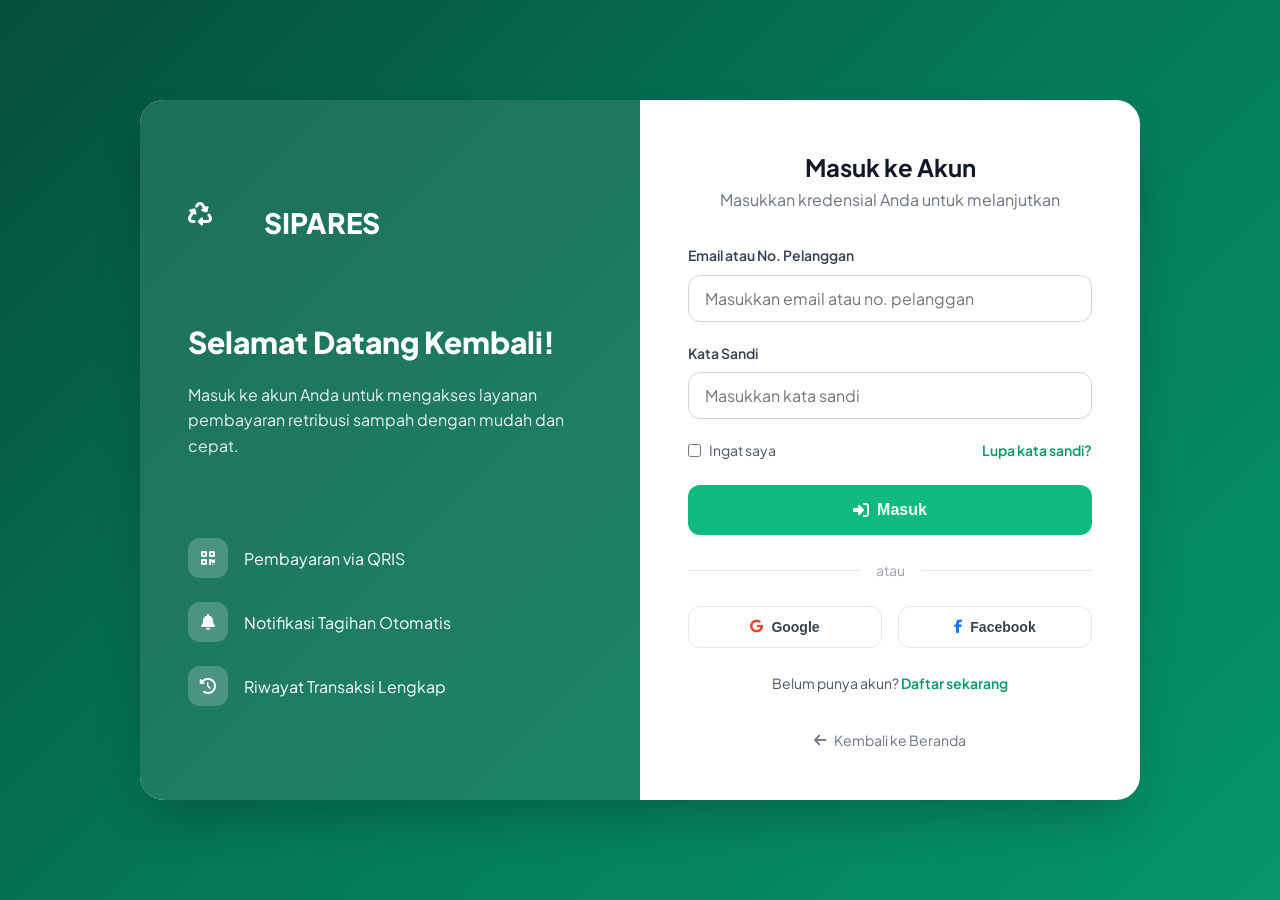
<file: login.html>
<!DOCTYPE html>
<html lang="id">

<head>
  <meta charset="UTF-8">
  <meta name="viewport" content="width=device-width, initial-scale=1.0">
  <meta name="description" content="Login - SIPARES">
  <title>Masuk - SIPARES</title>
  <link rel="preconnect" href="https://fonts.googleapis.com">
  <link rel="preconnect" href="https://fonts.gstatic.com" crossorigin>
  <link href="https://fonts.googleapis.com/css2?family=Plus+Jakarta+Sans:wght@300;400;500;600;700;800&display=swap"
    rel="stylesheet">
  <link rel="stylesheet" href="https://cdnjs.cloudflare.com/ajax/libs/font-awesome/6.4.0/css/all.min.css">
  <link rel="stylesheet" href="css/styles.css">
  <link rel="stylesheet" href="css/pages.css">
</head>

<body>
  <!-- Login Section -->
  <section class="login-section">
    <div class="login-container">
      <!-- Left Visual -->
      <div class="login-visual">
        <div style="margin-bottom: 2rem;">
          <div style="display: flex; align-items: center; gap: 1rem; margin-bottom: 2rem;">
            <div class="logo-icon" style="width: 60px; height: 60px; font-size: 1.5rem;">
              <i class="fas fa-recycle"></i>
            </div>
            <span style="font-size: 1.75rem; font-weight: 800;">SIPARES</span>
          </div>
        </div>
        <h2>Selamat Datang Kembali!</h2>
        <p>Masuk ke akun Anda untuk mengakses layanan pembayaran retribusi sampah dengan mudah dan cepat.</p>

        <div style="margin-top: 3rem;">
          <div style="display: flex; align-items: center; gap: 1rem; margin-bottom: 1.5rem;">
            <div
              style="width: 40px; height: 40px; background: rgba(255,255,255,0.2); border-radius: 0.75rem; display: flex; align-items: center; justify-content: center;">
              <i class="fas fa-qrcode"></i>
            </div>
            <span>Pembayaran via QRIS</span>
          </div>
          <div style="display: flex; align-items: center; gap: 1rem; margin-bottom: 1.5rem;">
            <div
              style="width: 40px; height: 40px; background: rgba(255,255,255,0.2); border-radius: 0.75rem; display: flex; align-items: center; justify-content: center;">
              <i class="fas fa-bell"></i>
            </div>
            <span>Notifikasi Tagihan Otomatis</span>
          </div>
          <div style="display: flex; align-items: center; gap: 1rem;">
            <div
              style="width: 40px; height: 40px; background: rgba(255,255,255,0.2); border-radius: 0.75rem; display: flex; align-items: center; justify-content: center;">
              <i class="fas fa-history"></i>
            </div>
            <span>Riwayat Transaksi Lengkap</span>
          </div>
        </div>
      </div>

      <!-- Right Form -->
      <div class="login-form-container">
        <div class="login-header">
          <div class="logo" style="display: none;">
            <div class="logo-icon"><i class="fas fa-recycle"></i></div>
            <span class="logo-text">SIPARES</span>
          </div>
          <h3>Masuk ke Akun</h3>
          <p>Masukkan kredensial Anda untuk melanjutkan</p>
        </div>

        <form id="login-form">
          <div class="form-group">
            <label for="email">Email atau No. Pelanggan</label>
            <input type="text" id="email" placeholder="Masukkan email atau no. pelanggan">
          </div>
          <div class="form-group">
            <label for="password">Kata Sandi</label>
            <input type="password" id="password" placeholder="Masukkan kata sandi">
          </div>

          <div class="form-options">
            <label class="remember-me">
              <input type="checkbox">
              <span>Ingat saya</span>
            </label>
            <a href="#" class="forgot-password">Lupa kata sandi?</a>
          </div>

          <button type="submit" class="btn btn-primary btn-lg btn-login-submit">
            <i class="fas fa-sign-in-alt"></i>
            <span>Masuk</span>
          </button>

          <div class="login-divider">
            <span>atau</span>
          </div>

          <div style="display: flex; gap: 1rem; margin-bottom: 1.5rem;">
            <button type="button"
              style="flex: 1; padding: 0.75rem; border: 1px solid #e5e7eb; border-radius: 0.75rem; background: white; display: flex; align-items: center; justify-content: center; gap: 0.5rem; cursor: pointer; transition: all 0.3s ease;">
              <i class="fab fa-google" style="color: #ea4335;"></i>
              <span style="font-size: 0.875rem; font-weight: 600; color: #374151;">Google</span>
            </button>
            <button type="button"
              style="flex: 1; padding: 0.75rem; border: 1px solid #e5e7eb; border-radius: 0.75rem; background: white; display: flex; align-items: center; justify-content: center; gap: 0.5rem; cursor: pointer; transition: all 0.3s ease;">
              <i class="fab fa-facebook-f" style="color: #1877f2;"></i>
              <span style="font-size: 0.875rem; font-weight: 600; color: #374151;">Facebook</span>
            </button>
          </div>

          <p class="register-link">
            Belum punya akun? <a href="register.php">Daftar sekarang</a>
          </p>
        </form>

        <div style="margin-top: 2rem; text-align: center;">
          <a href="index.php"
            style="color: #6b7280; font-size: 0.875rem; display: inline-flex; align-items: center; gap: 0.5rem;">
            <i class="fas fa-arrow-left"></i>
            Kembali ke Beranda
          </a>
        </div>
      </div>
    </div>
  </section>

  <script>
    document.getElementById('login-form').addEventListener('submit', function (e) {
      e.preventDefault();
      // Demo: redirect to index
      alert('Demo: Login berhasil! Anda akan diarahkan ke halaman utama.');
      window.location.href = 'index.html';
    });
  </script>
</body>

</html>
</file>
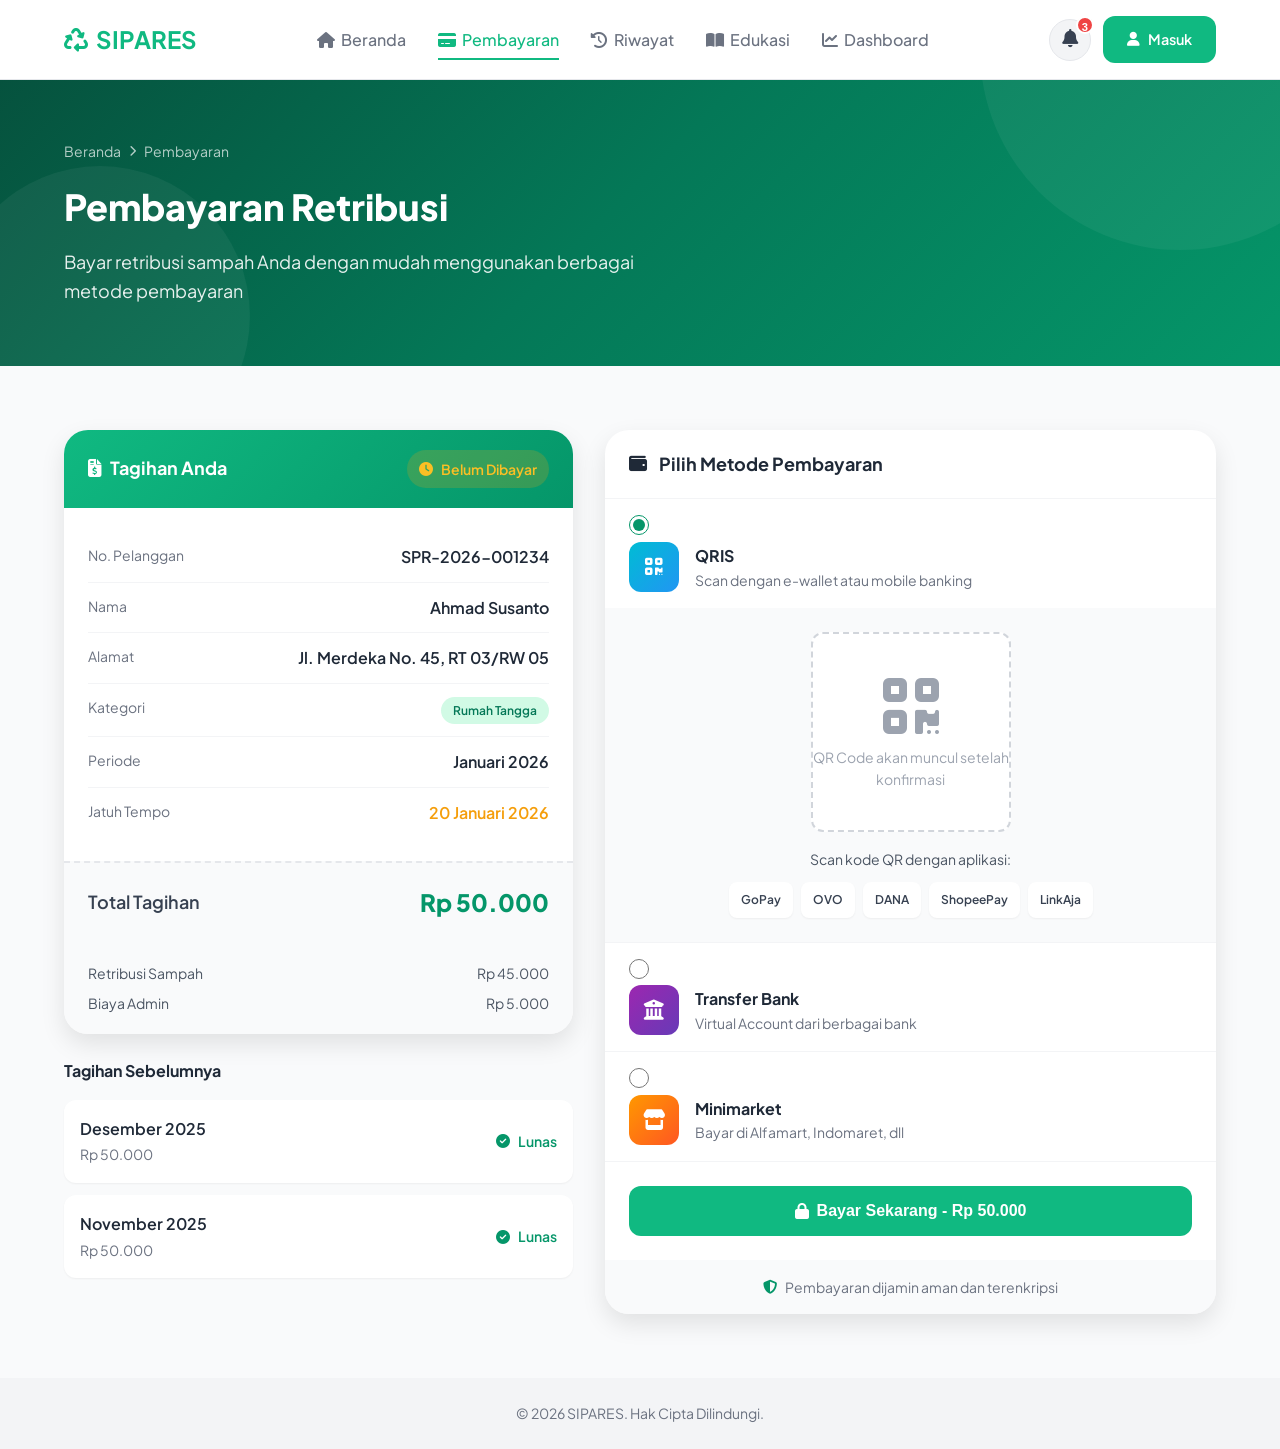
<file: pembayaran.html>
<!DOCTYPE html>
<html lang="id">

<head>
  <meta charset="UTF-8">
  <meta name="viewport" content="width=device-width, initial-scale=1.0">
  <meta name="description" content="Pembayaran Retribusi Sampah - SIPARES">
  <title>Pembayaran - SIPARES</title>
  <link rel="preconnect" href="https://fonts.googleapis.com">
  <link rel="preconnect" href="https://fonts.gstatic.com" crossorigin>
  <link href="https://fonts.googleapis.com/css2?family=Plus+Jakarta+Sans:wght@300;400;500;600;700;800&display=swap"
    rel="stylesheet">
  <link rel="stylesheet" href="https://cdnjs.cloudflare.com/ajax/libs/font-awesome/6.4.0/css/all.min.css">
  <link rel="stylesheet" href="css/styles.css">
  <link rel="stylesheet" href="css/pages.css">
</head>

<body>
  <!-- Navigation -->
  <nav class="navbar scrolled" id="navbar">
    <div class="container">
      <a href="index.php" class="navbar-brand">
        <i class="fas fa-recycle"></i>
        SIPARES
      </a>
      <ul class="nav-links">
        <li><a href="index.php"><i class="fas fa-home"></i> Beranda</a></li>
        <li><a href="pembayaran.php" class="active"><i class="fas fa-credit-card"></i> Pembayaran</a></li>
        <li><a href="riwayat.php"><i class="fas fa-history"></i> Riwayat</a></li>
        <li><a href="edukasi.php"><i class="fas fa-book-open"></i> Edukasi</a></li>
        <li><a href="dashboard.php"><i class="fas fa-chart-line"></i> Dashboard</a></li>
      </ul>
      <div class="nav-actions">
        <button class="btn-notification" id="btn-notification"><i class="fas fa-bell"></i><span
            class="notification-badge">3</span></button>
        <a href="login.php" class="btn btn-primary btn-login"><i class="fas fa-user"></i><span>Masuk</span></a>
      </div>
      <button class="mobile-menu-btn" id="mobileMenuBtn"><i class="fas fa-bars"></i></button>
    </div>
  </nav>

  <!-- Page Header -->
  <section class="page-header">
    <div class="page-header-bg">
      <div class="header-shape shape-1"></div>
      <div class="header-shape shape-2"></div>
    </div>
    <div class="container">
      <div class="page-header-content">
        <div class="breadcrumb">
          <a href="index.php">Beranda</a>
          <i class="fas fa-chevron-right"></i>
          <span>Pembayaran</span>
        </div>
        <h1 class="page-title">Pembayaran Retribusi</h1>
        <p class="page-subtitle">Bayar retribusi sampah Anda dengan mudah menggunakan berbagai metode pembayaran</p>
      </div>
    </div>
  </section>

  <!-- Payment Section -->
  <section class="payment-section">
    <div class="container">
      <div class="payment-grid">
        <!-- Left: Bill Info -->
        <div class="payment-info">
          <div class="bill-card">
            <div class="bill-header">
              <h3><i class="fas fa-file-invoice-dollar"></i> Tagihan Anda</h3>
              <span class="bill-status pending"><i class="fas fa-clock"></i> Belum Dibayar</span>
            </div>
            <div class="bill-details">
              <div class="bill-row">
                <span class="label">No. Pelanggan</span>
                <span class="value">SPR-2026-001234</span>
              </div>
              <div class="bill-row">
                <span class="label">Nama</span>
                <span class="value">Ahmad Susanto</span>
              </div>
              <div class="bill-row">
                <span class="label">Alamat</span>
                <span class="value">Jl. Merdeka No. 45, RT 03/RW 05</span>
              </div>
              <div class="bill-row">
                <span class="label">Kategori</span>
                <span class="value"><span class="badge-category">Rumah Tangga</span></span>
              </div>
              <div class="bill-row">
                <span class="label">Periode</span>
                <span class="value">Januari 2026</span>
              </div>
              <div class="bill-row">
                <span class="label">Jatuh Tempo</span>
                <span class="value highlight">20 Januari 2026</span>
              </div>
            </div>
            <div class="bill-total">
              <span class="total-label">Total Tagihan</span>
              <span class="total-amount">Rp 50.000</span>
            </div>
            <div class="bill-breakdown">
              <div class="breakdown-item">
                <span>Retribusi Sampah</span>
                <span>Rp 45.000</span>
              </div>
              <div class="breakdown-item">
                <span>Biaya Admin</span>
                <span>Rp 5.000</span>
              </div>
            </div>
          </div>

          <!-- Previous Months -->
          <div class="previous-bills">
            <h4>Tagihan Sebelumnya</h4>
            <div class="prev-bill-item paid">
              <div class="prev-bill-info">
                <span class="period">Desember 2025</span>
                <span class="amount">Rp 50.000</span>
              </div>
              <span class="prev-status"><i class="fas fa-check-circle"></i> Lunas</span>
            </div>
            <div class="prev-bill-item paid">
              <div class="prev-bill-info">
                <span class="period">November 2025</span>
                <span class="amount">Rp 50.000</span>
              </div>
              <span class="prev-status"><i class="fas fa-check-circle"></i> Lunas</span>
            </div>
          </div>
        </div>

        <!-- Right: Payment Methods -->
        <div class="payment-methods">
          <div class="payment-card">
            <h3><i class="fas fa-wallet"></i> Pilih Metode Pembayaran</h3>

            <!-- QRIS -->
            <div class="payment-method active">
              <div class="method-header">
                <input type="radio" name="payment" id="qris" checked>
                <label for="qris">
                  <div class="method-icon qris"><i class="fas fa-qrcode"></i></div>
                  <div class="method-info">
                    <h4>QRIS</h4>
                    <p>Scan dengan e-wallet atau mobile banking</p>
                  </div>
                </label>
              </div>
              <div class="method-content">
                <div class="qris-container">
                  <div class="qris-code">
                    <div class="qr-placeholder">
                      <i class="fas fa-qrcode"></i>
                      <p>QR Code akan muncul setelah konfirmasi</p>
                    </div>
                  </div>
                  <div class="qris-info">
                    <p>Scan kode QR dengan aplikasi:</p>
                    <div class="ewallet-logos">
                      <span class="ewallet-item">GoPay</span>
                      <span class="ewallet-item">OVO</span>
                      <span class="ewallet-item">DANA</span>
                      <span class="ewallet-item">ShopeePay</span>
                      <span class="ewallet-item">LinkAja</span>
                    </div>
                  </div>
                </div>
              </div>
            </div>

            <!-- Transfer Bank -->
            <div class="payment-method">
              <div class="method-header">
                <input type="radio" name="payment" id="transfer">
                <label for="transfer">
                  <div class="method-icon bank"><i class="fas fa-university"></i></div>
                  <div class="method-info">
                    <h4>Transfer Bank</h4>
                    <p>Virtual Account dari berbagai bank</p>
                  </div>
                </label>
              </div>
              <div class="method-content">
                <div class="bank-options">
                  <div class="bank-option"><span class="bank-name">BCA</span><span class="va-number">8277 0812 3456
                      7890</span></div>
                  <div class="bank-option"><span class="bank-name">BNI</span><span class="va-number">8811 0812 3456
                      7890</span></div>
                  <div class="bank-option"><span class="bank-name">Mandiri</span><span class="va-number">8899 0812 3456
                      7890</span></div>
                  <div class="bank-option"><span class="bank-name">BRI</span><span class="va-number">8822 0812 3456
                      7890</span></div>
                </div>
              </div>
            </div>

            <!-- Minimarket -->
            <div class="payment-method">
              <div class="method-header">
                <input type="radio" name="payment" id="retail">
                <label for="retail">
                  <div class="method-icon retail"><i class="fas fa-store"></i></div>
                  <div class="method-info">
                    <h4>Minimarket</h4>
                    <p>Bayar di Alfamart, Indomaret, dll</p>
                  </div>
                </label>
              </div>
              <div class="method-content">
                <div class="retail-code">
                  <p>Kode Pembayaran:</p>
                  <div class="code-box">
                    <span class="code">SPR2026001234</span>
                    <button class="btn-copy"><i class="fas fa-copy"></i></button>
                  </div>
                  <p class="note">Tunjukkan kode ini ke kasir</p>
                </div>
              </div>
            </div>

            <button class="btn btn-primary btn-lg btn-pay">
              <i class="fas fa-lock"></i>
              <span>Bayar Sekarang - Rp 50.000</span>
            </button>

            <div class="payment-security">
              <i class="fas fa-shield-alt"></i>
              <span>Pembayaran dijamin aman dan terenkripsi</span>
            </div>
          </div>
        </div>
      </div>
    </div>
  </section>

  <!-- Footer -->
  <footer class="footer-simple">
    <div class="container">
      <p>&copy; 2026 SIPARES. Hak Cipta Dilindungi.</p>
    </div>
  </footer>

  <script src="js/main.js"></script>
  <script>
    // Payment method toggle
    document.querySelectorAll('.payment-method').forEach(method => {
      const radio = method.querySelector('input[type="radio"]');
      radio.addEventListener('change', () => {
        document.querySelectorAll('.payment-method').forEach(m => m.classList.remove('active'));
        if (radio.checked) method.classList.add('active');
      });
    });

    // Handle button pay click
    const btnPay = document.querySelector('.btn-pay');
    if (btnPay) {
      btnPay.addEventListener('click', () => {
        btnPay.disabled = true;
        btnPay.innerHTML = '<i class="fas fa-spinner fa-spin"></i> Memproses Pembayaran...';

        setTimeout(() => {
          btnPay.innerHTML = '<i class="fas fa-check-circle"></i> Pembayaran Berhasil!';
          btnPay.style.background = '#059669';

          // Tampilkan modal bukti digital
          const modalHtml = `
            <div id="successModal" style="position:fixed;top:0;left:0;right:0;bottom:0;background:rgba(0,0,0,0.6);backdrop-filter:blur(4px);display:flex;align-items:center;justify-content:center;z-index:9999;padding:1rem;">
              <div style="background:#fff;border-radius:16px;max-width:440px;width:100%;padding:2rem;text-align:center;box-shadow:0 20px 25px -5px rgba(0,0,0,0.1);">
                <div style="width:64px;height:64px;background:#d1fae5;color:#059669;border-radius:50%;display:flex;align-items:center;justify-content:center;font-size:2rem;margin:0 auto 1.25rem;">
                  <i class="fas fa-check"></i>
                </div>
                <h3 style="margin:0 0 0.5rem;font-size:1.3rem;color:#111827;">Pembayaran Berhasil!</h3>
                <p style="color:#6b7280;font-size:0.9rem;margin:0 0 1.5rem;line-height:1.5;">
                  Transaksi Anda telah diverifikasi oleh sistem. Notifikasi otomatis telah dikirim ke akun Anda dan Bukti Pembayaran Digital resmi (e-Kwitansi) telah diterbitkan.
                </p>
                <div style="display:flex;flex-direction:column;gap:0.75rem;">
                  <a href="bukti_digital.php?trx=TRX-2025120023" target="_blank" class="btn btn-primary" style="display:flex;align-items:center;justify-content:center;gap:0.5rem;text-decoration:none;">
                    <i class="fas fa-file-invoice"></i> Lihat & Cetak Bukti Digital
                  </a>
                  <a href="riwayat.html" class="btn btn-outline" style="text-decoration:none;">
                    Ke Halaman Riwayat
                  </a>
                </div>
              </div>
            </div>
          `;
          document.body.insertAdjacentHTML('beforeend', modalHtml);
        }, 1200);
      });
    }
  </script>
</body>

</html>
</file>
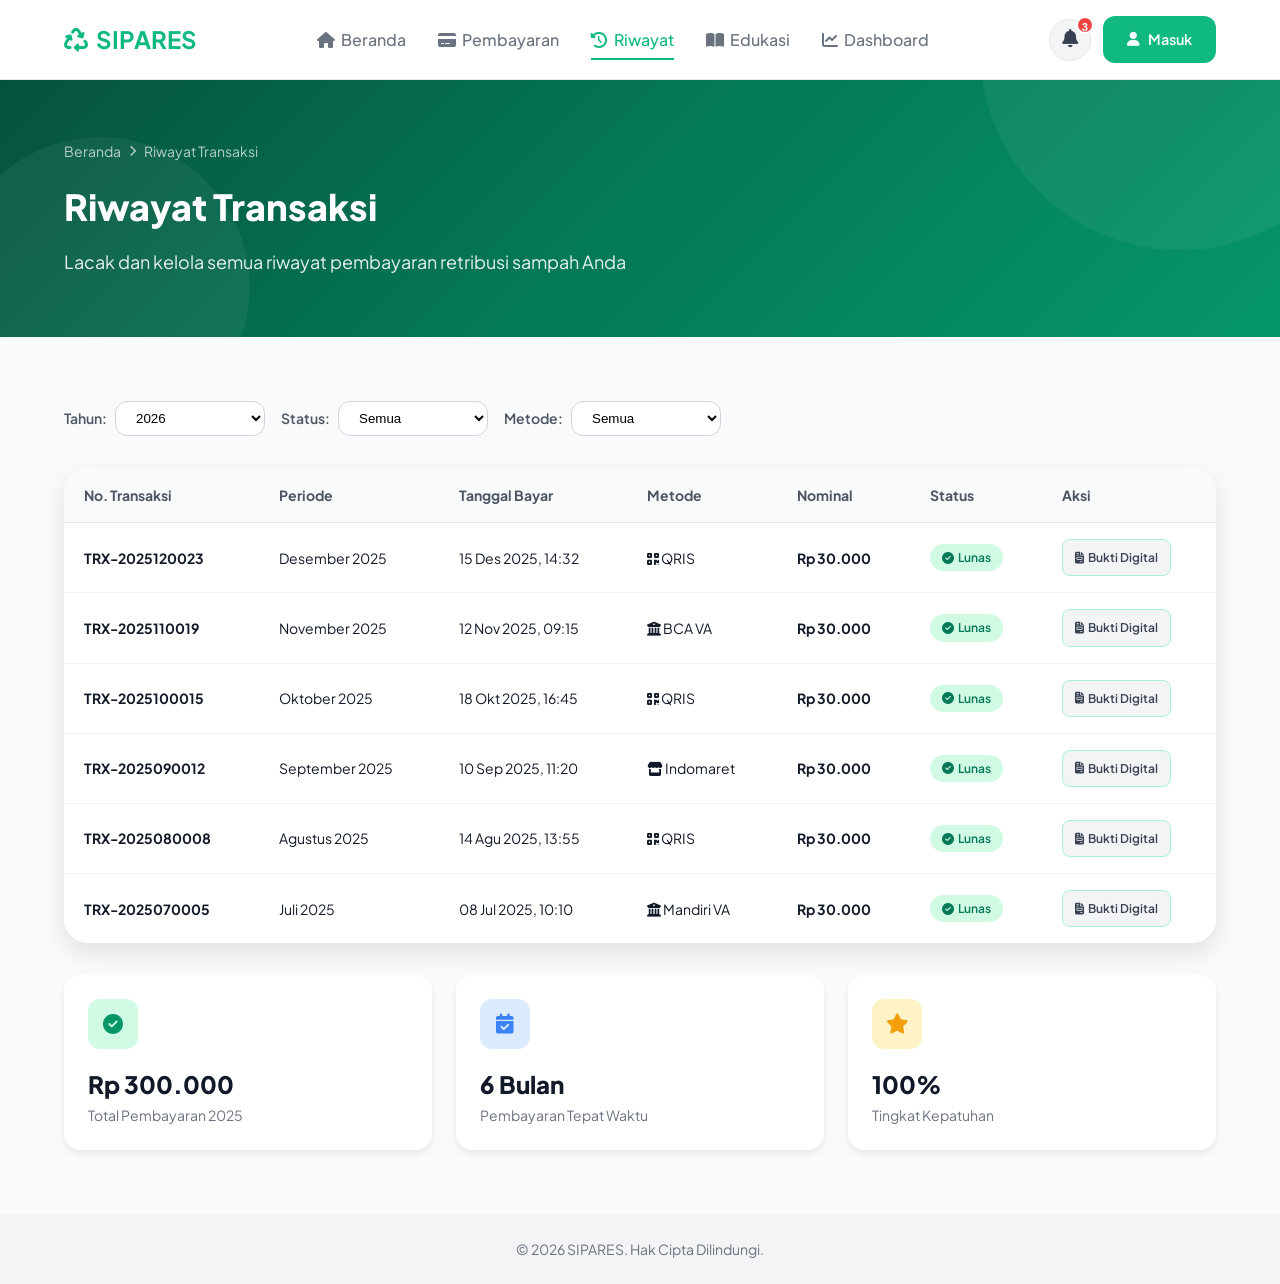
<file: riwayat.html>
<!DOCTYPE html>
<html lang="id">

<head>
  <meta charset="UTF-8">
  <meta name="viewport" content="width=device-width, initial-scale=1.0">
  <meta name="description" content="Riwayat Transaksi - SIPARES">
  <title>Riwayat Transaksi - SIPARES</title>
  <link rel="preconnect" href="https://fonts.googleapis.com">
  <link rel="preconnect" href="https://fonts.gstatic.com" crossorigin>
  <link href="https://fonts.googleapis.com/css2?family=Plus+Jakarta+Sans:wght@300;400;500;600;700;800&display=swap"
    rel="stylesheet">
  <link rel="stylesheet" href="https://cdnjs.cloudflare.com/ajax/libs/font-awesome/6.4.0/css/all.min.css">
  <link rel="stylesheet" href="css/styles.css">
  <link rel="stylesheet" href="css/pages.css">
</head>

<body>
  <!-- Navigation -->
  <nav class="navbar scrolled" id="navbar">
    <div class="container">
      <a href="index.php" class="navbar-brand">
        <i class="fas fa-recycle"></i>
        SIPARES
      </a>
      <ul class="nav-links">
        <li><a href="index.php"><i class="fas fa-home"></i> Beranda</a></li>
        <li><a href="pembayaran.php"><i class="fas fa-credit-card"></i> Pembayaran</a></li>
        <li><a href="riwayat.php" class="active"><i class="fas fa-history"></i> Riwayat</a></li>
        <li><a href="edukasi.php"><i class="fas fa-book-open"></i> Edukasi</a></li>
        <li><a href="dashboard.php"><i class="fas fa-chart-line"></i> Dashboard</a></li>
      </ul>
      <div class="nav-actions">
        <button class="btn-notification" id="btn-notification"><i class="fas fa-bell"></i><span
            class="notification-badge">3</span></button>
        <a href="login.php" class="btn btn-primary btn-login"><i class="fas fa-user"></i><span>Masuk</span></a>
      </div>
      <button class="mobile-menu-btn" id="mobileMenuBtn"><i class="fas fa-bars"></i></button>
    </div>
  </nav>

  <!-- Page Header -->
  <section class="page-header">
    <div class="page-header-bg">
      <div class="header-shape shape-1"></div>
      <div class="header-shape shape-2"></div>
    </div>
    <div class="container">
      <div class="page-header-content">
        <div class="breadcrumb">
          <a href="index.php">Beranda</a>
          <i class="fas fa-chevron-right"></i>
          <span>Riwayat Transaksi</span>
        </div>
        <h1 class="page-title">Riwayat Transaksi</h1>
        <p class="page-subtitle">Lacak dan kelola semua riwayat pembayaran retribusi sampah Anda</p>
      </div>
    </div>
  </section>

  <!-- History Section -->
  <section class="history-section">
    <div class="container">
      <!-- Filters -->
      <div class="history-filters">
        <div class="filter-group">
          <label>Tahun:</label>
          <select>
            <option>2026</option>
            <option>2025</option>
            <option>2024</option>
          </select>
        </div>
        <div class="filter-group">
          <label>Status:</label>
          <select>
            <option>Semua</option>
            <option>Lunas</option>
            <option>Pending</option>
          </select>
        </div>
        <div class="filter-group">
          <label>Metode:</label>
          <select>
            <option>Semua</option>
            <option>QRIS</option>
            <option>Transfer Bank</option>
            <option>Minimarket</option>
          </select>
        </div>
      </div>

      <!-- Transaction Table -->
      <div class="history-table">
        <table>
          <thead>
            <tr>
              <th>No. Transaksi</th>
              <th>Periode</th>
              <th>Tanggal Bayar</th>
              <th>Metode</th>
              <th>Nominal</th>
              <th>Status</th>
              <th>Aksi</th>
            </tr>
          </thead>
          <tbody>
            <tr>
              <td><strong>TRX-2025120023</strong></td>
              <td>Desember 2025</td>
              <td>15 Des 2025, 14:32</td>
              <td><i class="fas fa-qrcode"></i> QRIS</td>
              <td><strong>Rp 30.000</strong></td>
              <td><span class="status-badge success"><i class="fas fa-check-circle"></i> Lunas</span></td>
              <td><a href="bukti_digital.php?trx=TRX-2025120023" target="_blank" class="btn-download" title="Cetak / Unduh Bukti Digital"><i class="fas fa-file-invoice"></i> Bukti Digital</a></td>
            </tr>
            <tr>
              <td><strong>TRX-2025110019</strong></td>
              <td>November 2025</td>
              <td>12 Nov 2025, 09:15</td>
              <td><i class="fas fa-university"></i> BCA VA</td>
              <td><strong>Rp 30.000</strong></td>
              <td><span class="status-badge success"><i class="fas fa-check-circle"></i> Lunas</span></td>
              <td><a href="bukti_digital.php?trx=TRX-2025110019" target="_blank" class="btn-download" title="Cetak / Unduh Bukti Digital"><i class="fas fa-file-invoice"></i> Bukti Digital</a></td>
            </tr>
            <tr>
              <td><strong>TRX-2025100015</strong></td>
              <td>Oktober 2025</td>
              <td>18 Okt 2025, 16:45</td>
              <td><i class="fas fa-qrcode"></i> QRIS</td>
              <td><strong>Rp 30.000</strong></td>
              <td><span class="status-badge success"><i class="fas fa-check-circle"></i> Lunas</span></td>
              <td><a href="bukti_digital.php?trx=TRX-2025120023" target="_blank" class="btn-download" title="Cetak / Unduh Bukti Digital"><i class="fas fa-file-invoice"></i> Bukti Digital</a></td>
            </tr>
            <tr>
              <td><strong>TRX-2025090012</strong></td>
              <td>September 2025</td>
              <td>10 Sep 2025, 11:20</td>
              <td><i class="fas fa-store"></i> Indomaret</td>
              <td><strong>Rp 30.000</strong></td>
              <td><span class="status-badge success"><i class="fas fa-check-circle"></i> Lunas</span></td>
              <td><a href="bukti_digital.php?trx=TRX-2025110019" target="_blank" class="btn-download" title="Cetak / Unduh Bukti Digital"><i class="fas fa-file-invoice"></i> Bukti Digital</a></td>
            </tr>
            <tr>
              <td><strong>TRX-2025080008</strong></td>
              <td>Agustus 2025</td>
              <td>14 Agu 2025, 13:55</td>
              <td><i class="fas fa-qrcode"></i> QRIS</td>
              <td><strong>Rp 30.000</strong></td>
              <td><span class="status-badge success"><i class="fas fa-check-circle"></i> Lunas</span></td>
              <td><a href="bukti_digital.php?trx=TRX-2025120023" target="_blank" class="btn-download" title="Cetak / Unduh Bukti Digital"><i class="fas fa-file-invoice"></i> Bukti Digital</a></td>
            </tr>
            <tr>
              <td><strong>TRX-2025070005</strong></td>
              <td>Juli 2025</td>
              <td>08 Jul 2025, 10:10</td>
              <td><i class="fas fa-university"></i> Mandiri VA</td>
              <td><strong>Rp 30.000</strong></td>
              <td><span class="status-badge success"><i class="fas fa-check-circle"></i> Lunas</span></td>
              <td><a href="bukti_digital.php?trx=TRX-2025110019" target="_blank" class="btn-download" title="Cetak / Unduh Bukti Digital"><i class="fas fa-file-invoice"></i> Bukti Digital</a></td>
            </tr>
          </tbody>
        </table>
      </div>

      <!-- Summary -->
      <div class="history-summary"
        style="margin-top: 2rem; display: grid; grid-template-columns: repeat(3, 1fr); gap: 1.5rem;">
        <div class="stat-card">
          <div class="stat-icon green"><i class="fas fa-check-circle"></i></div>
          <div class="stat-value">Rp 300.000</div>
          <div class="stat-label">Total Pembayaran 2025</div>
        </div>
        <div class="stat-card">
          <div class="stat-icon blue"><i class="fas fa-calendar-check"></i></div>
          <div class="stat-value">6 Bulan</div>
          <div class="stat-label">Pembayaran Tepat Waktu</div>
        </div>
        <div class="stat-card">
          <div class="stat-icon orange"><i class="fas fa-star"></i></div>
          <div class="stat-value">100%</div>
          <div class="stat-label">Tingkat Kepatuhan</div>
        </div>
      </div>
    </div>
  </section>

  <!-- Footer -->
  <footer class="footer-simple">
    <div class="container">
      <p>&copy; 2026 SIPARES. Hak Cipta Dilindungi.</p>
    </div>
  </footer>

  <script src="js/main.js"></script>
</body>

</html>
</file>
<file: css/styles.css>
@import url('components.css');

/* ========================================
   SIPARES - Clean & Simple Design System
   ======================================== */

:root {
  /* Colors - Clean Green Theme */
  --primary: #10b981;
  --primary-dark: #059669;
  --primary-light: #d1fae5;

  --primary-50: #ecfdf5;
  --primary-100: #d1fae5;
  --primary-200: #a7f3d0;
  --primary-300: #6ee7b7;
  --primary-400: #34d399;
  --primary-500: #10b981;
  --primary-600: #059669;
  --primary-700: #047857;
  --primary-800: #065f46;
  --primary-900: #064e3b;

  --gradient-hero: linear-gradient(135deg, #064e3b 0%, #047857 50%, #059669 100%);
  --gradient-primary: linear-gradient(135deg, #10b981 0%, #059669 100%);

  --secondary: #3b82f6;
  --success: #22c55e;
  --warning: #f59e0b;
  --danger: #ef4444;
  --info: #06b6d4;

  --accent-blue: #3b82f6;
  --accent-orange: #f59e0b;
  --accent-purple: #8b5cf6;

  /* Neutral */
  --white: #ffffff;
  --gray-50: #f9fafb;
  --gray-100: #f3f4f6;
  --gray-200: #e5e7eb;
  --gray-300: #d1d5db;
  --gray-400: #9ca3af;
  --gray-500: #6b7280;
  --gray-600: #4b5563;
  --gray-700: #374151;
  --gray-800: #1f2937;
  --gray-900: #111827;

  /* Spacing */
  --spacing-1: 0.25rem;
  --spacing-2: 0.5rem;
  --spacing-3: 0.75rem;
  --spacing-4: 1rem;
  --spacing-5: 1.25rem;
  --spacing-6: 1.5rem;
  --spacing-8: 2rem;
  --spacing-12: 3rem;
  --spacing-16: 4rem;
  --spacing-20: 5rem;

  /* Font Sizes */
  --font-size-xs: 0.75rem;
  --font-size-sm: 0.875rem;
  --font-size-base: 1rem;
  --font-size-lg: 1.125rem;
  --font-size-xl: 1.25rem;
  --font-size-2xl: 1.5rem;
  --font-size-3xl: 1.875rem;
  --font-size-4xl: 2.25rem;

  /* Background */
  --bg-primary: #f9fafb;
  --bg-secondary: #ffffff;
  --bg-tertiary: #f3f4f6;

  /* Text */
  --text-primary: #111827;
  --text-secondary: #6b7280;
  --text-muted: #9ca3af;

  /* Border */
  --border-color: #e5e7eb;

  /* Shadows */
  --shadow-sm: 0 1px 2px rgba(0,0,0,0.05);
  --shadow-md: 0 4px 6px rgba(0,0,0,0.07);
  --shadow-lg: 0 10px 25px rgba(0,0,0,0.1);
  --shadow-xl: 0 20px 25px -5px rgba(0, 0, 0, 0.1), 0 10px 10px -5px rgba(0, 0, 0, 0.04);
  --shadow-2xl: 0 25px 50px -12px rgba(0, 0, 0, 0.25);
  --shadow-glow: 0 0 25px rgba(16, 185, 129, 0.3);

  /* Typography */
  --font-family: 'Plus Jakarta Sans', -apple-system, BlinkMacSystemFont, sans-serif;

  /* Border Radius */
  --radius-sm: 0.375rem;
  --radius-md: 0.5rem;
  --radius-lg: 0.75rem;
  --radius-xl: 1rem;
  --radius-2xl: 1.5rem;
  --radius-full: 9999px;

  /* Transitions */
  --transition: 0.2s ease;
  --transition-base: 0.3s ease;
  --transition-slow: 0.5s ease;
}

/* Reset */
*, *::before, *::after {
  margin: 0;
  padding: 0;
  box-sizing: border-box;
}

html {
  scroll-behavior: smooth;
}

body {
  font-family: var(--font-family);
  font-size: 1rem;
  line-height: 1.6;
  color: var(--text-primary);
  background: var(--bg-primary);
}

a {
  color: var(--primary);
  text-decoration: none;
  transition: var(--transition);
}

a:hover {
  color: var(--primary-dark);
}

img {
  max-width: 100%;
  height: auto;
}

/* Container */
.container {
  max-width: 1200px;
  margin: 0 auto;
  padding: 0 1.5rem;
}

/* ========================================
   NAVBAR - Simple & Clean
   ======================================== */
.navbar {
  position: fixed;
  top: 0;
  left: 0;
  right: 0;
  z-index: 1000;
  background: var(--white);
  border-bottom: 1px solid var(--border-color);
  padding: 1rem 0;
  transition: var(--transition);
}

.navbar.scrolled {
  box-shadow: var(--shadow-md);
}

.navbar .container,
.navbar .nav-container {
  display: flex;
  justify-content: space-between;
  align-items: center;
  max-width: 1200px;
  margin: 0 auto;
  padding: 0 1.5rem;
}

.navbar-brand,
.nav-logo {
  display: flex;
  align-items: center;
  gap: 0.5rem;
  font-size: 1.5rem;
  font-weight: 700;
  color: var(--primary);
  text-decoration: none;
}

.nav-links,
.nav-menu {
  display: flex;
  list-style: none;
  gap: 2rem;
  align-items: center;
  margin: 0;
  padding: 0;
}

.nav-links a,
.nav-menu a,
.nav-link {
  display: inline-flex;
  align-items: center;
  gap: 0.4rem;
  color: var(--text-secondary);
  font-weight: 500;
  padding: 0.5rem 0;
  position: relative;
  text-decoration: none;
  transition: var(--transition);
}

.nav-links a:hover,
.nav-links a.active,
.nav-menu a:hover,
.nav-menu a.active,
.nav-link:hover,
.nav-link.active {
  color: var(--primary);
}

.nav-links a::after,
.nav-menu a::after,
.nav-link::after {
  content: '';
  position: absolute;
  bottom: 0;
  left: 0;
  width: 0;
  height: 2px;
  background: var(--primary);
  transition: var(--transition);
}

.nav-links a:hover::after,
.nav-links a.active::after,
.nav-menu a:hover::after,
.nav-menu a.active::after,
.nav-link:hover::after,
.nav-link.active::after {
  width: 100%;
}

.nav-actions {
  display: flex;
  gap: 0.75rem;
  align-items: center;
}

.mobile-menu-btn,
.nav-toggle {
  display: none;
  background: none;
  border: none;
  font-size: 1.5rem;
  color: var(--text-primary);
  cursor: pointer;
}

.nav-toggle {
  flex-direction: column;
  justify-content: space-between;
  width: 24px;
  height: 18px;
  padding: 0;
}

.nav-toggle span {
  width: 100%;
  height: 2px;
  background: var(--text-primary);
  border-radius: 2px;
  transition: var(--transition);
}

/* ========================================
   BUTTONS - Simple Style
   ======================================== */
.btn {
  display: inline-flex;
  align-items: center;
  justify-content: center;
  gap: 0.5rem;
  padding: 0.75rem 1.5rem;
  font-size: 0.9rem;
  font-weight: 600;
  border-radius: var(--radius-lg);
  border: none;
  cursor: pointer;
  transition: var(--transition);
  text-decoration: none;
}

.btn-primary {
  background: var(--primary);
  color: var(--white);
}

.btn-primary:hover {
  background: var(--primary-dark);
  color: var(--white);
  transform: translateY(-1px);
}

.btn-secondary {
  background: var(--gray-100);
  color: var(--text-primary);
}

.btn-secondary:hover {
  background: var(--gray-200);
}

.btn-outline {
  background: transparent;
  border: 2px solid var(--primary);
  color: var(--primary);
}

.btn-outline:hover {
  background: var(--primary);
  color: var(--white);
}

.btn-sm {
  padding: 0.5rem 1rem;
  font-size: 0.8rem;
}

.btn-lg {
  padding: 1rem 2rem;
  font-size: 1rem;
}

.btn-block {
  width: 100%;
}

.btn-icon {
  width: 40px;
  height: 40px;
  padding: 0;
  border-radius: var(--radius-lg);
  background: var(--gray-100);
  color: var(--text-secondary);
}

.btn-icon:hover {
  background: var(--primary-light);
  color: var(--primary);
}

/* ========================================
   HERO SECTION - Clean Design
   ======================================== */
.hero {
  padding: 8rem 0 4rem;
  background: linear-gradient(135deg, var(--primary-light) 0%, var(--white) 100%);
  min-height: 100vh;
  display: flex;
  align-items: center;
}

.hero .container {
  display: grid;
  grid-template-columns: 1fr 1fr;
  gap: 4rem;
  align-items: center;
}

.hero-content h1 {
  font-size: 3rem;
  font-weight: 800;
  line-height: 1.2;
  color: var(--gray-900);
  margin-bottom: 1.5rem;
}

.hero-content h1 .highlight {
  color: var(--primary);
}

.hero-content p {
  font-size: 1.1rem;
  color: var(--text-secondary);
  margin-bottom: 2rem;
  max-width: 500px;
}

.hero-buttons {
  display: flex;
  gap: 1rem;
  margin-bottom: 3rem;
}

.hero-stats {
  display: flex;
  gap: 3rem;
}

.hero-stat {
  text-align: center;
}

.hero-stat .number {
  font-size: 2rem;
  font-weight: 800;
  color: var(--primary);
}

.hero-stat .label {
  font-size: 0.85rem;
  color: var(--text-secondary);
}

.hero-visual {
  display: flex;
  justify-content: center;
  align-items: center;
}

.hero-image {
  width: 100%;
  max-width: 450px;
  padding: 2rem;
  background: var(--white);
  border-radius: var(--radius-xl);
  box-shadow: var(--shadow-lg);
}

.hero-image i {
  font-size: 15rem;
  color: var(--primary);
  display: block;
  text-align: center;
}

/* ========================================
   SECTIONS - Clean Layout
   ======================================== */
.section {
  padding: 5rem 0;
}

.section-header {
  text-align: center;
  max-width: 600px;
  margin: 0 auto 3rem;
}

.section-label {
  display: inline-block;
  padding: 0.5rem 1rem;
  background: var(--primary-light);
  color: var(--primary-dark);
  font-size: 0.8rem;
  font-weight: 600;
  border-radius: var(--radius-full);
  margin-bottom: 1rem;
}

.section-title {
  font-size: 2.25rem;
  font-weight: 700;
  margin-bottom: 1rem;
  color: var(--gray-900);
}

.section-subtitle {
  color: var(--text-secondary);
  font-size: 1.1rem;
}

/* ========================================
   CARDS - Simple Style
   ======================================== */
.card {
  background: var(--white);
  border-radius: var(--radius-xl);
  padding: 1.5rem;
  box-shadow: var(--shadow-sm);
  border: 1px solid var(--border-color);
  transition: var(--transition);
}

.card:hover {
  box-shadow: var(--shadow-md);
  transform: translateY(-2px);
}

.card-icon {
  width: 60px;
  height: 60px;
  border-radius: var(--radius-lg);
  background: var(--primary-light);
  color: var(--primary);
  display: flex;
  align-items: center;
  justify-content: center;
  font-size: 1.5rem;
  margin-bottom: 1rem;
}

.card-title {
  font-size: 1.2rem;
  font-weight: 600;
  margin-bottom: 0.5rem;
}

.card-text {
  color: var(--text-secondary);
  font-size: 0.95rem;
}

/* Card Grid */
.card-grid {
  display: grid;
  grid-template-columns: repeat(auto-fit, minmax(280px, 1fr));
  gap: 1.5rem;
}

/* ========================================
   SERVICES SECTION
   ======================================== */
.services {
  background: var(--bg-primary);
}

.service-card {
  text-align: center;
  padding: 2rem;
}

.service-card .card-icon {
  margin: 0 auto 1.5rem;
  width: 70px;
  height: 70px;
  font-size: 1.75rem;
}

/* ========================================
   POLICY / TARIF SECTION
   ======================================== */
.policy {
  background: var(--white);
}

.tarif-card {
  padding: 2rem;
  text-align: center;
  border: 2px solid var(--border-color);
}

.tarif-card.featured {
  border-color: var(--primary);
  position: relative;
}

.tarif-card.featured::before {
  content: 'Populer';
  position: absolute;
  top: -12px;
  left: 50%;
  transform: translateX(-50%);
  background: var(--primary);
  color: white;
  padding: 0.25rem 1rem;
  border-radius: var(--radius-full);
  font-size: 0.75rem;
  font-weight: 600;
}

.tarif-card .icon {
  font-size: 2.5rem;
  color: var(--primary);
  margin-bottom: 1rem;
}

.tarif-card .title {
  font-size: 1.25rem;
  font-weight: 600;
  margin-bottom: 0.5rem;
}

.tarif-card .price {
  font-size: 2rem;
  font-weight: 800;
  color: var(--primary);
  margin-bottom: 1rem;
}

.tarif-card .price span {
  font-size: 0.9rem;
  font-weight: 400;
  color: var(--text-secondary);
}

.tarif-card .features {
  list-style: none;
  margin-bottom: 1.5rem;
}

.tarif-card .features li {
  padding: 0.5rem 0;
  color: var(--text-secondary);
  font-size: 0.9rem;
}

.tarif-card .features li i {
  color: var(--success);
  margin-right: 0.5rem;
}

/* ========================================
   FAQ SECTION
   ======================================== */
.faq {
  background: var(--bg-primary);
}

.faq-list {
  max-width: 700px;
  margin: 0 auto;
}

.faq-item {
  background: var(--white);
  border-radius: var(--radius-lg);
  margin-bottom: 1rem;
  overflow: hidden;
  border: 1px solid var(--border-color);
}

.faq-question {
  display: flex;
  justify-content: space-between;
  align-items: center;
  padding: 1.25rem 1.5rem;
  cursor: pointer;
  font-weight: 600;
  color: var(--text-primary);
  background: none;
  border: none;
  width: 100%;
  text-align: left;
  font-size: 1rem;
}

.faq-question i {
  color: var(--primary);
  transition: var(--transition);
}

.faq-item.active .faq-question i {
  transform: rotate(180deg);
}

.faq-answer {
  padding: 0 1.5rem;
  max-height: 0;
  overflow: hidden;
  transition: max-height 0.3s ease, padding 0.3s ease;
}

.faq-item.active .faq-answer {
  padding: 0 1.5rem 1.5rem;
  max-height: 200px;
}

.faq-answer p {
  color: var(--text-secondary);
  line-height: 1.7;
}

/* ========================================
   CTA SECTION
   ======================================== */
.cta {
  background: var(--primary);
  color: var(--white);
  text-align: center;
  padding: 4rem 0;
}

.cta h2 {
  font-size: 2rem;
  margin-bottom: 1rem;
}

.cta p {
  opacity: 0.9;
  margin-bottom: 2rem;
  max-width: 500px;
  margin-left: auto;
  margin-right: auto;
}

.cta .btn {
  background: var(--white);
  color: var(--primary);
}

.cta .btn:hover {
  background: var(--gray-100);
  transform: translateY(-2px);
}

/* ========================================
   FOOTER - Simple
   ======================================== */
.footer {
  background: var(--gray-900);
  color: var(--gray-300);
  padding: 4rem 0 2rem;
}

.footer-grid {
  display: grid;
  grid-template-columns: 2fr 1fr 1fr 1fr;
  gap: 3rem;
  margin-bottom: 3rem;
}

.footer-brand {
  display: flex;
  align-items: center;
  gap: 0.5rem;
  font-size: 1.5rem;
  font-weight: 700;
  color: var(--white);
  margin-bottom: 1rem;
}

.footer-brand i {
  color: var(--primary);
}

.footer-desc {
  color: var(--gray-400);
  line-height: 1.7;
}

.footer-title {
  color: var(--white);
  font-weight: 600;
  margin-bottom: 1rem;
}

.footer-links {
  list-style: none;
}

.footer-links li {
  margin-bottom: 0.5rem;
}

.footer-links a {
  color: var(--gray-400);
}

.footer-links a:hover {
  color: var(--primary);
}

.footer-bottom {
  border-top: 1px solid var(--gray-700);
  padding-top: 2rem;
  text-align: center;
  color: var(--gray-500);
  font-size: 0.9rem;
}

/* ========================================
   FORMS - Clean Style
   ======================================== */
.form-group {
  margin-bottom: 1.25rem;
}

.form-group label {
  display: block;
  margin-bottom: 0.5rem;
  font-weight: 500;
  color: var(--text-primary);
}

.form-group input,
.form-group select,
.form-group textarea {
  width: 100%;
  padding: 0.875rem 1rem;
  font-size: 1rem;
  border: 1px solid var(--border-color);
  border-radius: var(--radius-lg);
  background: var(--white);
  transition: var(--transition);
  font-family: var(--font-family);
}

.form-group input:focus,
.form-group select:focus,
.form-group textarea:focus {
  outline: none;
  border-color: var(--primary);
  box-shadow: 0 0 0 3px var(--primary-light);
}

.form-hint {
  font-size: 0.8rem;
  color: var(--text-secondary);
  margin-top: 0.25rem;
}

.password-input {
  position: relative;
}

.password-input input {
  padding-right: 3rem;
}

.password-toggle {
  position: absolute;
  right: 1rem;
  top: 50%;
  transform: translateY(-50%);
  background: none;
  border: none;
  color: var(--text-secondary);
  cursor: pointer;
}

/* ========================================
   ALERTS
   ======================================== */
.alert {
  padding: 1rem 1.25rem;
  border-radius: var(--radius-lg);
  margin-bottom: 1rem;
  display: flex;
  align-items: center;
  gap: 0.75rem;
}

.alert-success {
  background: #d1fae5;
  color: #065f46;
}

.alert-danger {
  background: #fee2e2;
  color: #991b1b;
}

.alert-warning {
  background: #fef3c7;
  color: #92400e;
}

.alert-info {
  background: #dbeafe;
  color: #1e40af;
}

/* ========================================
   BADGES
   ======================================== */
.badge {
  display: inline-block;
  padding: 0.25rem 0.75rem;
  font-size: 0.75rem;
  font-weight: 600;
  border-radius: var(--radius-full);
}

.badge-success {
  background: #d1fae5;
  color: #065f46;
}

.badge-warning {
  background: #fef3c7;
  color: #92400e;
}

.badge-danger {
  background: #fee2e2;
  color: #991b1b;
}

.badge-info {
  background: #dbeafe;
  color: #1e40af;
}

.badge-secondary {
  background: var(--gray-100);
  color: var(--gray-600);
}

/* ========================================
   UTILITIES
   ======================================== */
.text-center { text-align: center; }
.text-primary { color: var(--primary); }
.text-secondary { color: var(--text-secondary); }
.text-success { color: var(--success); }
.text-danger { color: var(--danger); }

.mt-1 { margin-top: 0.5rem; }
.mt-2 { margin-top: 1rem; }
.mt-3 { margin-top: 1.5rem; }
.mt-4 { margin-top: 2rem; }
.mb-1 { margin-bottom: 0.5rem; }
.mb-2 { margin-bottom: 1rem; }
.mb-3 { margin-bottom: 1.5rem; }
.mb-4 { margin-bottom: 2rem; }

.required { color: var(--danger); }

/* ========================================
   RESPONSIVE
   ======================================== */
@media (max-width: 992px) {
  .hero .container {
    grid-template-columns: 1fr;
    text-align: center;
  }

  .hero-content p {
    margin-left: auto;
    margin-right: auto;
  }

  .hero-buttons {
    justify-content: center;
  }

  .hero-stats {
    justify-content: center;
  }

  .footer-grid {
    grid-template-columns: 1fr 1fr;
  }
}

@media (max-width: 768px) {
  .nav-links {
    display: none;
  }

  .mobile-menu-btn {
    display: block;
  }

  .hero-content h1 {
    font-size: 2.25rem;
  }

  .section-title {
    font-size: 1.75rem;
  }

  .footer-grid {
    grid-template-columns: 1fr;
    text-align: center;
  }
}

@media (max-width: 480px) {
  .hero-buttons {
    flex-direction: column;
  }

  .hero-stats {
    flex-direction: column;
    gap: 1.5rem;
  }
}

/* Back to Top */
.back-to-top {
  position: fixed;
  bottom: 2rem;
  right: 2rem;
  width: 45px;
  height: 45px;
  background: var(--primary);
  color: var(--white);
  border: none;
  border-radius: var(--radius-lg);
  cursor: pointer;
  opacity: 0;
  visibility: hidden;
  transition: var(--transition);
  z-index: 999;
}

.back-to-top.show {
  opacity: 1;
  visibility: visible;
}

.back-to-top:hover {
  background: var(--primary-dark);
  transform: translateY(-3px);
}
</file>
<file: css/pages.css>
/* Page-specific Styles */

/* Page Header */
.page-header {
  position: relative;
  padding: 140px 0 60px;
  background: var(--gradient-hero);
  overflow: hidden;
}

.page-header-bg {
  position: absolute;
  inset: 0;
}

.header-shape {
  position: absolute;
  border-radius: 50%;
  background: rgba(255, 255, 255, 0.05);
}

.header-shape.shape-1 {
  width: 400px;
  height: 400px;
  top: -150px;
  right: -100px;
}

.header-shape.shape-2 {
  width: 300px;
  height: 300px;
  bottom: -100px;
  left: -50px;
}

.page-header-content {
  position: relative;
  z-index: 1;
}

.breadcrumb {
  display: flex;
  align-items: center;
  gap: var(--spacing-2);
  margin-bottom: var(--spacing-4);
  font-size: var(--font-size-sm);
  color: rgba(255, 255, 255, 0.7);
}

.breadcrumb a {
  color: rgba(255, 255, 255, 0.7);
}

.breadcrumb a:hover {
  color: white;
}

.breadcrumb i {
  font-size: 0.7rem;
}

.page-title {
  font-size: var(--font-size-4xl);
  font-weight: 800;
  color: white;
  margin-bottom: var(--spacing-3);
}

.page-subtitle {
  font-size: var(--font-size-lg);
  color: rgba(255, 255, 255, 0.9);
  max-width: 600px;
}

/* Payment Section */
.payment-section {
  padding: var(--spacing-16) 0;
  background: var(--gray-50);
}

.payment-grid {
  display: grid;
  grid-template-columns: 1fr 1.2fr;
  gap: var(--spacing-8);
  align-items: start;
}

.bill-card,
.payment-card {
  background: white;
  border-radius: var(--radius-2xl);
  box-shadow: var(--shadow-lg);
  overflow: hidden;
}

.bill-header {
  display: flex;
  align-items: center;
  justify-content: space-between;
  padding: var(--spacing-5) var(--spacing-6);
  background: var(--gradient-primary);
  color: white;
}

.bill-header h3 {
  display: flex;
  align-items: center;
  gap: var(--spacing-2);
  font-size: var(--font-size-lg);
  font-weight: 700;
}

.bill-status {
  display: flex;
  align-items: center;
  gap: var(--spacing-2);
  padding: var(--spacing-2) var(--spacing-3);
  border-radius: var(--radius-full);
  font-size: var(--font-size-sm);
  font-weight: 600;
}

.bill-status.pending {
  background: rgba(245, 158, 11, 0.2);
  color: #fbbf24;
}

.bill-status.paid {
  background: rgba(16, 185, 129, 0.2);
  color: #34d399;
}

.bill-details {
  padding: var(--spacing-6);
}

.bill-row {
  display: flex;
  justify-content: space-between;
  padding: var(--spacing-3) 0;
  border-bottom: 1px solid var(--gray-100);
}

.bill-row:last-child {
  border-bottom: none;
}

.bill-row .label {
  color: var(--gray-500);
  font-size: var(--font-size-sm);
}

.bill-row .value {
  font-weight: 600;
  color: var(--gray-800);
}

.bill-row .value.highlight {
  color: var(--accent-orange);
}

.badge-category {
  display: inline-block;
  padding: var(--spacing-1) var(--spacing-3);
  background: var(--primary-100);
  color: var(--primary-700);
  border-radius: var(--radius-full);
  font-size: var(--font-size-xs);
  font-weight: 600;
}

.bill-total {
  display: flex;
  justify-content: space-between;
  align-items: center;
  padding: var(--spacing-5) var(--spacing-6);
  background: var(--gray-50);
  border-top: 2px dashed var(--gray-200);
}

.total-label {
  font-size: var(--font-size-lg);
  font-weight: 600;
  color: var(--gray-700);
}

.total-amount {
  font-size: var(--font-size-2xl);
  font-weight: 800;
  color: var(--primary-600);
}

.bill-breakdown {
  padding: var(--spacing-4) var(--spacing-6);
  background: var(--gray-50);
}

.breakdown-item {
  display: flex;
  justify-content: space-between;
  font-size: var(--font-size-sm);
  color: var(--gray-600);
  padding: var(--spacing-1) 0;
}

.previous-bills {
  margin-top: var(--spacing-6);
}

.previous-bills h4 {
  font-size: var(--font-size-base);
  font-weight: 700;
  color: var(--gray-800);
  margin-bottom: var(--spacing-4);
}

.prev-bill-item {
  display: flex;
  justify-content: space-between;
  align-items: center;
  padding: var(--spacing-4);
  background: white;
  border-radius: var(--radius-lg);
  margin-bottom: var(--spacing-3);
  box-shadow: var(--shadow-sm);
}

.prev-bill-info .period {
  display: block;
  font-weight: 600;
  color: var(--gray-800);
}

.prev-bill-info .amount {
  font-size: var(--font-size-sm);
  color: var(--gray-500);
}

.prev-status {
  display: flex;
  align-items: center;
  gap: var(--spacing-2);
  font-size: var(--font-size-sm);
  font-weight: 600;
}

.prev-bill-item.paid .prev-status {
  color: var(--primary-600);
}

/* Payment Methods */
.payment-card h3 {
  display: flex;
  align-items: center;
  gap: var(--spacing-3);
  padding: var(--spacing-5) var(--spacing-6);
  font-size: var(--font-size-lg);
  font-weight: 700;
  color: var(--gray-800);
  border-bottom: 1px solid var(--gray-100);
}

.payment-method {
  border-bottom: 1px solid var(--gray-100);
}

.method-header {
  padding: var(--spacing-4) var(--spacing-6);
}

.method-header label {
  display: flex;
  align-items: center;
  gap: var(--spacing-4);
  cursor: pointer;
}

.method-header input[type="radio"] {
  width: 20px;
  height: 20px;
  accent-color: var(--primary-600);
}

.method-icon {
  width: 50px;
  height: 50px;
  border-radius: var(--radius-lg);
  display: flex;
  align-items: center;
  justify-content: center;
  font-size: var(--font-size-xl);
}

.method-icon.qris {
  background: linear-gradient(135deg, #00bcd4, #2196f3);
  color: white;
}

.method-icon.bank {
  background: linear-gradient(135deg, #9c27b0, #673ab7);
  color: white;
}

.method-icon.retail {
  background: linear-gradient(135deg, #ff9800, #ff5722);
  color: white;
}

.method-info h4 {
  font-size: var(--font-size-base);
  font-weight: 700;
  color: var(--gray-800);
}

.method-info p {
  font-size: var(--font-size-sm);
  color: var(--gray-500);
}

.method-content {
  max-height: 0;
  overflow: hidden;
  transition: max-height var(--transition-base);
}

.payment-method.active .method-content {
  max-height: 500px;
}

.qris-container {
  padding: var(--spacing-6);
  background: var(--gray-50);
  text-align: center;
}

.qris-code {
  margin-bottom: var(--spacing-4);
}

.qr-placeholder {
  width: 200px;
  height: 200px;
  margin: 0 auto;
  background: white;
  border: 2px dashed var(--gray-300);
  border-radius: var(--radius-lg);
  display: flex;
  flex-direction: column;
  align-items: center;
  justify-content: center;
  color: var(--gray-400);
}

.qr-placeholder i {
  font-size: 4rem;
  margin-bottom: var(--spacing-2);
}

.qr-placeholder p {
  font-size: var(--font-size-sm);
}

.qris-info p {
  font-size: var(--font-size-sm);
  color: var(--gray-600);
  margin-bottom: var(--spacing-3);
}

.ewallet-logos {
  display: flex;
  flex-wrap: wrap;
  justify-content: center;
  gap: var(--spacing-2);
}

.ewallet-item {
  padding: var(--spacing-2) var(--spacing-3);
  background: white;
  border-radius: var(--radius-md);
  font-size: var(--font-size-xs);
  font-weight: 600;
  color: var(--gray-700);
  box-shadow: var(--shadow-sm);
}

.bank-options {
  padding: var(--spacing-4) var(--spacing-6);
  background: var(--gray-50);
}

.bank-option {
  display: flex;
  justify-content: space-between;
  align-items: center;
  padding: var(--spacing-3);
  background: white;
  border-radius: var(--radius-md);
  margin-bottom: var(--spacing-2);
}

.bank-name {
  font-weight: 700;
  color: var(--gray-800);
}

.va-number {
  font-family: monospace;
  font-size: var(--font-size-sm);
  color: var(--gray-600);
}

.retail-code {
  padding: var(--spacing-6);
  background: var(--gray-50);
  text-align: center;
}

.code-box {
  display: inline-flex;
  align-items: center;
  gap: var(--spacing-3);
  padding: var(--spacing-3) var(--spacing-5);
  background: white;
  border: 2px solid var(--gray-200);
  border-radius: var(--radius-lg);
  margin: var(--spacing-3) 0;
}

.code-box .code {
  font-family: monospace;
  font-size: var(--font-size-xl);
  font-weight: 700;
  color: var(--gray-800);
  letter-spacing: 2px;
}

.btn-copy {
  padding: var(--spacing-2);
  color: var(--primary-600);
  cursor: pointer;
}

.retail-code .note {
  font-size: var(--font-size-sm);
  color: var(--gray-500);
}

.btn-pay {
  display: flex;
  width: calc(100% - var(--spacing-12));
  margin: var(--spacing-6);
}

.payment-security {
  display: flex;
  align-items: center;
  justify-content: center;
  gap: var(--spacing-2);
  padding: var(--spacing-4);
  background: var(--gray-50);
  font-size: var(--font-size-sm);
  color: var(--gray-500);
}

.payment-security i {
  color: var(--primary-600);
}

/* History Page */
.history-section {
  padding: var(--spacing-16) 0;
  background: var(--gray-50);
}

.history-filters {
  display: flex;
  gap: var(--spacing-4);
  margin-bottom: var(--spacing-8);
  flex-wrap: wrap;
}

.filter-group {
  display: flex;
  align-items: center;
  gap: var(--spacing-2);
}

.filter-group label {
  font-size: var(--font-size-sm);
  font-weight: 600;
  color: var(--gray-600);
}

.filter-group select,
.filter-group input {
  padding: var(--spacing-2) var(--spacing-4);
  border: 1px solid var(--gray-300);
  border-radius: var(--radius-lg);
  background: white;
  min-width: 150px;
}

.history-table {
  background: white;
  border-radius: var(--radius-2xl);
  box-shadow: var(--shadow-lg);
  overflow: hidden;
}

.history-table table {
  width: 100%;
  border-collapse: collapse;
}

.history-table th {
  text-align: left;
  padding: var(--spacing-4) var(--spacing-5);
  background: var(--gray-50);
  font-size: var(--font-size-sm);
  font-weight: 700;
  color: var(--gray-600);
  border-bottom: 1px solid var(--gray-200);
}

.history-table td {
  padding: var(--spacing-4) var(--spacing-5);
  border-bottom: 1px solid var(--gray-100);
  font-size: var(--font-size-sm);
}

.history-table tr:last-child td {
  border-bottom: none;
}

.history-table tr:hover {
  background: var(--gray-50);
}

.status-badge {
  display: inline-flex;
  align-items: center;
  gap: var(--spacing-1);
  padding: var(--spacing-1) var(--spacing-3);
  border-radius: var(--radius-full);
  font-size: var(--font-size-xs);
  font-weight: 600;
}

.status-badge.success {
  background: var(--primary-100);
  color: var(--primary-700);
}

.status-badge.pending {
  background: #fef3c7;
  color: #d97706;
}

.btn-download {
  display: inline-flex;
  align-items: center;
  gap: var(--spacing-1);
  padding: var(--spacing-2) var(--spacing-3);
  background: var(--gray-100);
  color: var(--gray-700);
  border-radius: var(--radius-md);
  font-size: var(--font-size-xs);
  font-weight: 600;
  transition: var(--transition-base);
}

.btn-download:hover {
  background: var(--primary-100);
  color: var(--primary-700);
}

/* Education Page */
.education-section {
  padding: var(--spacing-16) 0;
  background: var(--gray-50);
}

.education-grid {
  display: grid;
  grid-template-columns: repeat(2, 1fr);
  gap: var(--spacing-8);
}

.education-card {
  background: white;
  border-radius: var(--radius-2xl);
  overflow: hidden;
  box-shadow: var(--shadow-lg);
  transition: var(--transition-base);
}

.education-card:hover {
  transform: translateY(-5px);
  box-shadow: var(--shadow-xl);
}

.education-card-image {
  height: 200px;
  background: linear-gradient(135deg, var(--primary-400), var(--primary-600));
  display: flex;
  align-items: center;
  justify-content: center;
  font-size: 5rem;
  color: white;
}

.education-card-content {
  padding: var(--spacing-6);
}

.education-card h3 {
  font-size: var(--font-size-xl);
  font-weight: 700;
  color: var(--gray-900);
  margin-bottom: var(--spacing-3);
}

.education-card p {
  color: var(--gray-600);
  margin-bottom: var(--spacing-4);
}

.education-card .read-more {
  display: inline-flex;
  align-items: center;
  gap: var(--spacing-2);
  color: var(--primary-600);
  font-weight: 600;
}

/* Dashboard Page */
.dashboard-section {
  padding: var(--spacing-16) 0;
  background: var(--gray-50);
}

.dashboard-stats {
  display: grid;
  grid-template-columns: repeat(4, 1fr);
  gap: var(--spacing-6);
  margin-bottom: var(--spacing-8);
}

.stat-card {
  background: white;
  padding: var(--spacing-6);
  border-radius: var(--radius-xl);
  box-shadow: var(--shadow-md);
}

.stat-card .stat-icon {
  width: 50px;
  height: 50px;
  border-radius: var(--radius-lg);
  display: flex;
  align-items: center;
  justify-content: center;
  font-size: var(--font-size-xl);
  margin-bottom: var(--spacing-4);
}

.stat-card .stat-icon.green {
  background: var(--primary-100);
  color: var(--primary-600);
}

.stat-card .stat-icon.blue {
  background: #dbeafe;
  color: var(--accent-blue);
}

.stat-card .stat-icon.orange {
  background: #fef3c7;
  color: var(--accent-orange);
}

.stat-card .stat-icon.purple {
  background: #ede9fe;
  color: var(--accent-purple);
}

.stat-card .stat-value {
  font-size: var(--font-size-2xl);
  font-weight: 800;
  color: var(--gray-900);
}

.stat-card .stat-label {
  font-size: var(--font-size-sm);
  color: var(--gray-500);
}

.dashboard-charts {
  display: grid;
  grid-template-columns: 2fr 1fr;
  gap: var(--spacing-6);
}

.chart-card {
  background: white;
  padding: var(--spacing-6);
  border-radius: var(--radius-xl);
  box-shadow: var(--shadow-md);
}

.chart-card h4 {
  font-size: var(--font-size-lg);
  font-weight: 700;
  color: var(--gray-800);
  margin-bottom: var(--spacing-4);
}

.chart-placeholder {
  height: 300px;
  background: var(--gray-50);
  border-radius: var(--radius-lg);
  display: flex;
  align-items: center;
  justify-content: center;
  color: var(--gray-400);
  font-size: var(--font-size-sm);
}

/* Login Page */
.login-section {
  min-height: 100vh;
  display: flex;
  align-items: center;
  justify-content: center;
  background: var(--gradient-hero);
  padding: var(--spacing-8);
}

.login-container {
  display: grid;
  grid-template-columns: 1fr 1fr;
  max-width: 1000px;
  background: white;
  border-radius: var(--radius-2xl);
  overflow: hidden;
  box-shadow: var(--shadow-2xl);
}

.login-visual {
  background: linear-gradient(135deg, rgba(6, 95, 70, 0.9), rgba(4, 120, 87, 0.9));
  padding: var(--spacing-12);
  display: flex;
  flex-direction: column;
  justify-content: center;
  color: white;
}

.login-visual h2 {
  font-size: var(--font-size-3xl);
  font-weight: 800;
  margin-bottom: var(--spacing-4);
}

.login-visual p {
  opacity: 0.9;
  margin-bottom: var(--spacing-8);
}

.login-form-container {
  padding: var(--spacing-12);
}

.login-header {
  text-align: center;
  margin-bottom: var(--spacing-8);
}

.login-header .logo {
  display: flex;
  align-items: center;
  justify-content: center;
  gap: var(--spacing-2);
  margin-bottom: var(--spacing-4);
}

.login-header h3 {
  font-size: var(--font-size-2xl);
  font-weight: 700;
  color: var(--gray-900);
}

.login-header p {
  color: var(--gray-500);
}

.form-group {
  margin-bottom: var(--spacing-5);
}

.form-group label {
  display: block;
  font-size: var(--font-size-sm);
  font-weight: 600;
  color: var(--gray-700);
  margin-bottom: var(--spacing-2);
}

.form-group input {
  width: 100%;
  padding: var(--spacing-3) var(--spacing-4);
  border: 1px solid var(--gray-300);
  border-radius: var(--radius-lg);
  font-size: var(--font-size-base);
  transition: var(--transition-base);
}

.form-group input:focus {
  outline: none;
  border-color: var(--primary-500);
  box-shadow: 0 0 0 3px rgba(16, 185, 129, 0.1);
}

.form-options {
  display: flex;
  justify-content: space-between;
  align-items: center;
  margin-bottom: var(--spacing-6);
}

.remember-me {
  display: flex;
  align-items: center;
  gap: var(--spacing-2);
  font-size: var(--font-size-sm);
  color: var(--gray-600);
}

.forgot-password {
  font-size: var(--font-size-sm);
  color: var(--primary-600);
  font-weight: 600;
}

.btn-login-submit {
  width: 100%;
  margin-bottom: var(--spacing-6);
}

.login-divider {
  display: flex;
  align-items: center;
  gap: var(--spacing-4);
  margin-bottom: var(--spacing-6);
}

.login-divider::before,
.login-divider::after {
  content: '';
  flex: 1;
  height: 1px;
  background: var(--gray-200);
}

.login-divider span {
  font-size: var(--font-size-sm);
  color: var(--gray-400);
}

.register-link {
  text-align: center;
  font-size: var(--font-size-sm);
  color: var(--gray-600);
}

.register-link a {
  color: var(--primary-600);
  font-weight: 600;
}

/* Simple Footer */
.footer-simple {
  padding: var(--spacing-6) 0;
  background: var(--gray-100);
  text-align: center;
}

.footer-simple p {
  font-size: var(--font-size-sm);
  color: var(--gray-500);
}

/* Responsive */
@media (max-width: 1024px) {
  .payment-grid {
    grid-template-columns: 1fr;
  }

  .dashboard-stats {
    grid-template-columns: repeat(2, 1fr);
  }

  .dashboard-charts {
    grid-template-columns: 1fr;
  }
}

@media (max-width: 768px) {
  .page-title {
    font-size: var(--font-size-2xl);
  }

  .education-grid {
    grid-template-columns: 1fr;
  }

  .login-container {
    grid-template-columns: 1fr;
  }

  .login-visual {
    display: none;
  }

  .dashboard-stats {
    grid-template-columns: 1fr;
  }
}
</file>
